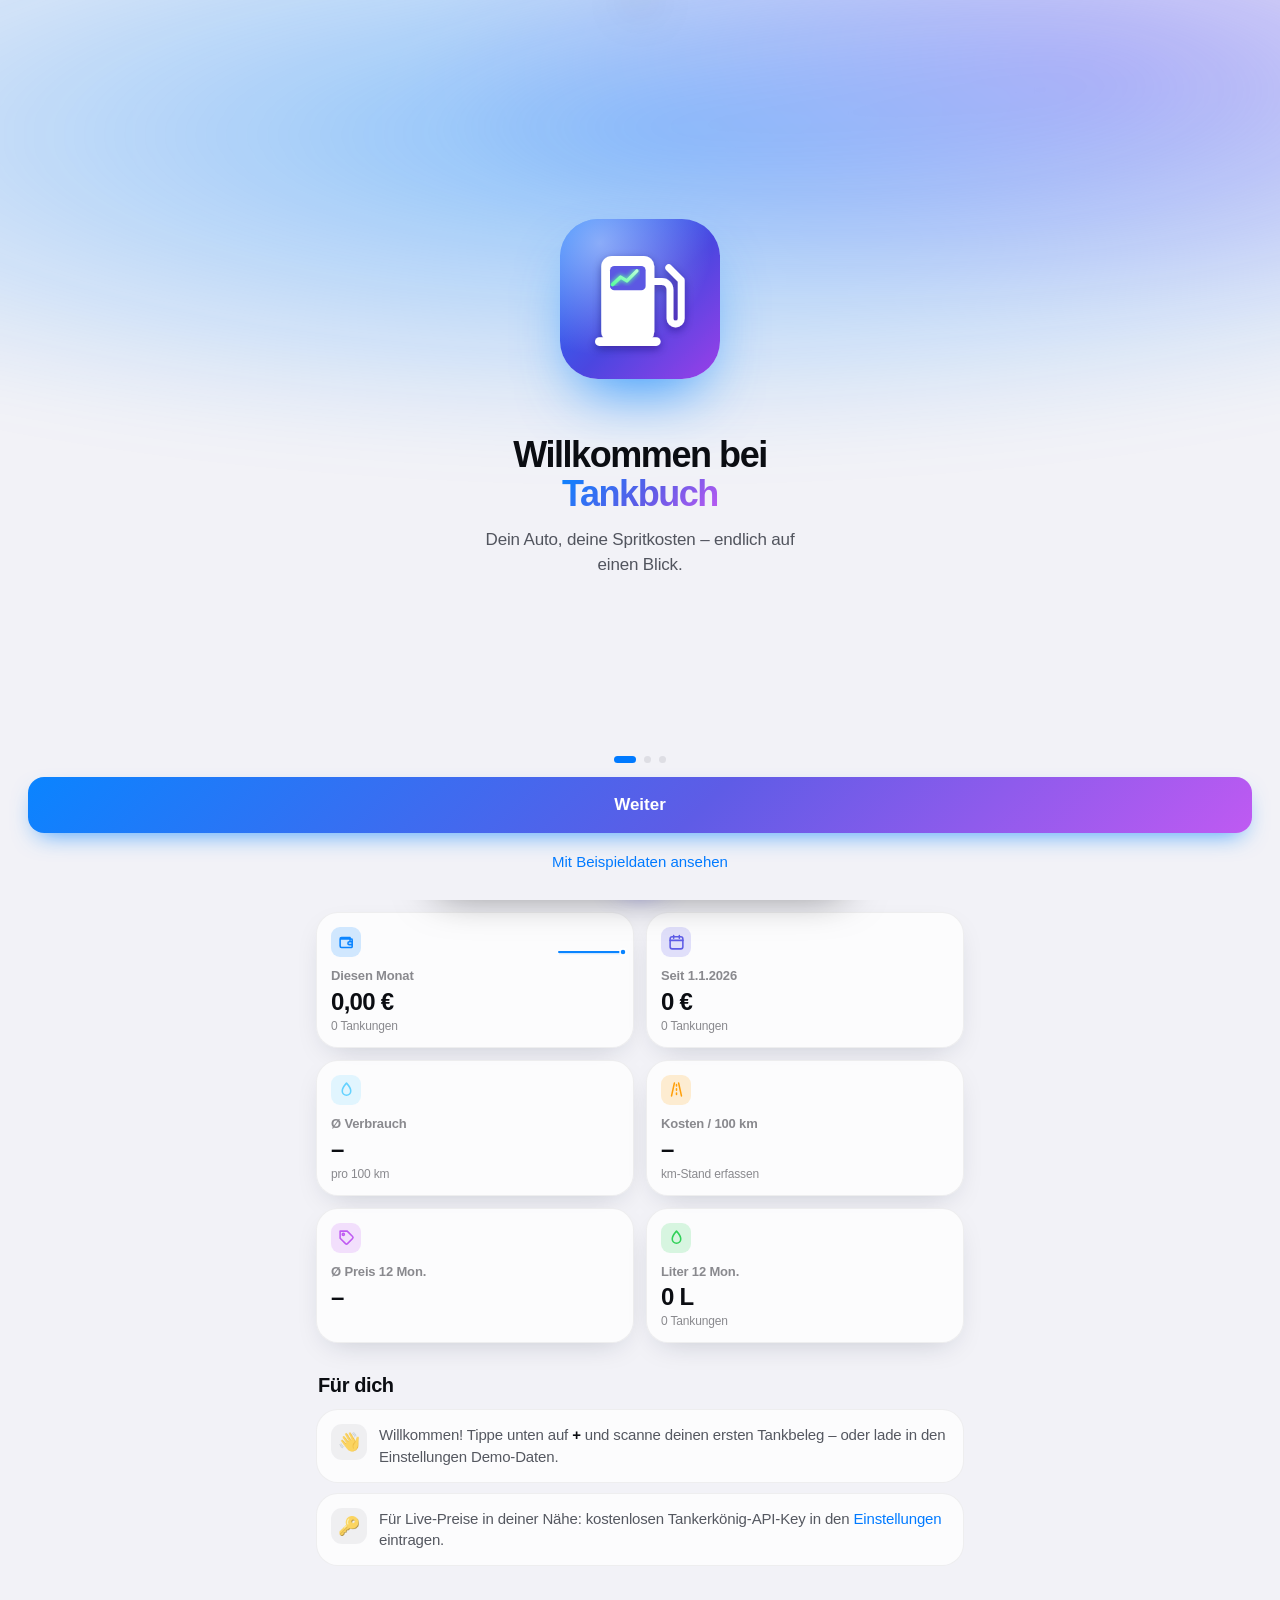
<file: index.html>
<!doctype html>
<html lang="de">
<head>
  <meta charset="utf-8">
  <meta name="viewport" content="width=device-width, initial-scale=1, viewport-fit=cover">
  <title>Tankbuch</title>
  <meta name="description" content="Dein Tankbuch: Belege scannen, Preise wie eine Aktie verfolgen, günstigstes E10 in der Nähe finden.">
  <meta name="theme-color" content="#05070d" media="(prefers-color-scheme: dark)">
  <meta name="theme-color" content="#f2f2f7" media="(prefers-color-scheme: light)">
  <meta name="apple-mobile-web-app-capable" content="yes">
  <meta name="mobile-web-app-capable" content="yes">
  <meta name="apple-mobile-web-app-status-bar-style" content="black-translucent">
  <meta name="apple-mobile-web-app-title" content="Tankbuch">
  <link rel="manifest" href="manifest.webmanifest">
  <link rel="icon" href="icons/icon.svg" type="image/svg+xml">
  <link rel="apple-touch-icon" href="icons/icon-180.png">
  <link rel="stylesheet" href="styles.css">
  <script src="vendor/lightweight-charts.standalone.production.js" defer></script>
</head>
<body>
  <div class="aurora" aria-hidden="true"><i></i><i></i><i></i></div>

  <!-- Kompakte Navigationsleiste, erscheint beim Scrollen (wie iOS) -->
  <header class="navbar" id="navbar">
    <span class="navbar-title" id="navbar-title">Tankbuch</span>
    <button class="avatar" data-nav="settings" aria-label="Einstellungen">
      <svg viewBox="0 0 24 24"><path d="M19 17h2c.6 0 1-.4 1-1v-3c0-.9-.7-1.7-1.5-1.9C18.7 10.6 16 10 16 10s-1.3-1.4-2.2-2.3c-.5-.4-1.1-.7-1.8-.7H5c-.6 0-1.1.4-1.4.9l-1.4 2.9A3.7 3.7 0 0 0 2 12v4c0 .6.4 1 1 1h2"/><circle cx="7" cy="17" r="2"/><path d="M9 17h6"/><circle cx="17" cy="17" r="2"/></svg>
    </button>
  </header>

  <main>
    <!-- ============ HOME ============ -->
    <section class="view active" id="view-home" data-title="Tankbuch">
      <div class="large-head">
        <div>
          <div class="eyebrow" id="today">&nbsp;</div>
          <h1 id="greeting">Hallo</h1>
        </div>
        <button class="avatar big" data-nav="settings" aria-label="Einstellungen">
          <svg viewBox="0 0 24 24"><path d="M19 17h2c.6 0 1-.4 1-1v-3c0-.9-.7-1.7-1.5-1.9C18.7 10.6 16 10 16 10s-1.3-1.4-2.2-2.3c-.5-.4-1.1-.7-1.8-.7H5c-.6 0-1.1.4-1.4.9l-1.4 2.9A3.7 3.7 0 0 0 2 12v4c0 .6.4 1 1 1h2"/><circle cx="7" cy="17" r="2"/><path d="M9 17h6"/><circle cx="17" cy="17" r="2"/></svg>
        </button>
      </div>
      <div class="car-chip">
        <span id="vehicle-name">Mein Auto</span>
        <span class="dot-sep"></span>
        <span id="sync-status" class="brand-sub">Lokal gespeichert</span>
      </div>

      <!-- Hero: Jetzt tanken -->
      <article class="hero" id="hero">
        <div class="hero-skeleton"><i></i><i></i><i></i></div>
      </article>

      <!-- Kaufsignal: jetzt tanken oder warten? -->
      <article class="card signal" id="signal" hidden></article>

      <!-- Börsen-Chart -->
      <article class="card ticker">
        <div class="ticker-head">
          <div class="ticker-symbol"><span class="pill">E10</span><span id="ticker-label">Dein Tankpreis</span></div>
          <button class="chip-toggle" id="chart-style" title="Kerzen / Linie">
            <svg viewBox="0 0 24 24"><path d="M7 4v16M17 4v16"/><rect x="5" y="8" width="4" height="7" rx="1"/><rect x="15" y="6" width="4" height="9" rx="1"/></svg>
            <span>Kerzen</span>
          </button>
        </div>
        <div class="ticker-price num" id="ticker-price">–</div>
        <div class="ticker-change" id="ticker-change">&nbsp;</div>
        <div class="chart" id="chart"></div>
        <div class="chips" id="chart-range">
          <button data-range="1M">1M</button>
          <button data-range="3M" class="on">3M</button>
          <button data-range="6M">6M</button>
          <button data-range="1Y">1J</button>
          <button data-range="YTD">YTD</button>
          <button data-range="ALL">Max</button>
        </div>
        <div class="seg" id="chart-mode" role="tablist">
          <i class="seg-thumb"></i>
          <button data-mode="price" class="on">Preis</button>
          <button data-mode="spend">Kosten</button>
          <button data-mode="consumption">Verbrauch</button>
        </div>
        <div class="legend" id="chart-legend"></div>
      </article>

      <div class="section-head"><h2>Überblick</h2></div>
      <div class="kpis" id="kpis"></div>

      <div class="section-head"><h2>In der Nähe</h2><button class="link" data-nav="stations">Alle anzeigen</button></div>
      <div id="nearby-list" class="station-list compact"></div>

      <div class="section-head"><h2>Für dich</h2></div>
      <ul class="insights" id="insights"></ul>
    </section>

    <!-- ============ STATIONS ============ -->
    <section class="view" id="view-stations" data-title="In der Nähe">
      <div class="large-head">
        <div><div class="eyebrow">Super E10 · live</div><h1>In der Nähe</h1></div>
        <button class="round-btn" id="stations-refresh" aria-label="Aktualisieren">
          <svg viewBox="0 0 24 24"><path d="M21 12a9 9 0 1 1-2.6-6.4M21 3v6h-6"/></svg>
        </button>
      </div>
      <div class="filter-bar">
        <label class="select-pill"><svg viewBox="0 0 24 24"><circle cx="12" cy="12" r="9"/><circle cx="12" cy="12" r="3"/></svg>
          <select id="st-radius">
            <option value="2">2 km</option><option value="5" selected>5 km</option>
            <option value="10">10 km</option><option value="15">15 km</option><option value="25">25 km</option>
          </select>
        </label>
        <label class="select-pill"><svg viewBox="0 0 24 24"><path d="M3 6h18M6 12h12M10 18h4"/></svg>
          <select id="st-sort"><option value="smart">Beste Wahl</option><option value="price">Literpreis</option><option value="dist">Entfernung</option></select>
        </label>
        <label class="toggle-pill"><input type="checkbox" id="st-open" checked><span>Geöffnet</span></label>
      </div>
      <div class="calc-bar">
        <div class="calc-top">
          <span class="calc-title">Lohnt sich der Weg?</span>
          <label class="calc-liters">Ich tanke ca. <input id="calc-liters" type="number" inputmode="numeric" min="5" max="150" step="1"> L</label>
        </div>
        <div class="calc-explain" id="calc-explain"></div>
      </div>
      <div class="meta-line" id="stations-meta"></div>
      <div id="stations-list" class="station-list"></div>
      <p class="footnote">Preise: <a href="https://creativecommons.tankerkoenig.de" target="_blank" rel="noopener">Tankerkönig</a> / MTS-K, Lizenz CC BY 4.0</p>
    </section>

    <!-- ============ LOG ============ -->
    <section class="view" id="view-log" data-title="Verlauf">
      <div class="large-head">
        <div><div class="eyebrow">Tankbuch</div><h1>Verlauf</h1></div>
        <label class="select-pill"><select id="log-year"></select></label>
      </div>
      <div class="stat-strip" id="log-summary"></div>
      <div class="log-score" id="log-score"></div>
      <button class="wrapped-btn" id="wrapped-btn" data-wrapped hidden></button>
      <div id="log-list"></div>
    </section>

    <!-- ============ TAX ============ -->
    <section class="view" id="view-tax" data-title="Steuer">
      <div class="large-head">
        <div><div class="eyebrow">Fahrtkosten</div><h1>Steuer</h1></div>
        <label class="select-pill"><select id="tax-year"></select></label>
      </div>
      <div id="tax-summary"></div>

      <div class="section-head"><h2>Pendlerpauschale</h2></div>
      <div class="group">
        <label class="row"><span>Entfernung (einfach)</span><span class="row-input"><input type="number" inputmode="decimal" id="tax-commute-km" min="0" step="1" placeholder="0"><em>km</em></span></label>
        <label class="row"><span>Arbeitstage</span><span class="row-input"><input type="number" inputmode="numeric" id="tax-workdays" min="0" step="1"><em>Tage</em></span></label>
        <label class="row"><span>Satz je km</span><span class="row-input"><input type="number" inputmode="decimal" id="tax-rate" min="0" step="0.01"><em>€</em></span></label>
      </div>
      <div class="tax-result" id="tax-commute-result"></div>
      <p class="footnote left">Seit 2026 gilt 0,38 €/km ab dem ersten Kilometer (einfache Strecke). Keine Steuerberatung – bitte mit Steuerberater / ELSTER abgleichen.</p>

      <div class="section-head"><h2>Export</h2></div>
      <div class="group">
        <button class="row action" id="export-csv"><span class="row-icon" style="--c:#30d158"><svg viewBox="0 0 24 24"><path d="M14 2H6a2 2 0 0 0-2 2v16a2 2 0 0 0 2 2h12a2 2 0 0 0 2-2V8z"/><path d="M14 2v6h6M8 13h8M8 17h8"/></svg></span><span>CSV für Excel / Steuerberater</span><i class="chev"></i></button>
        <button class="row action" id="export-pdf"><span class="row-icon" style="--c:#ff453a"><svg viewBox="0 0 24 24"><path d="M6 9V2h12v7M6 18H4a2 2 0 0 1-2-2v-5a2 2 0 0 1 2-2h16a2 2 0 0 1 2 2v5a2 2 0 0 1-2 2h-2"/><rect x="6" y="14" width="12" height="8" rx="1"/></svg></span><span>Jahresbericht als PDF</span><i class="chev"></i></button>
        <button class="row action" id="export-receipts"><span class="row-icon" style="--c:#ff9f0a"><svg viewBox="0 0 24 24"><rect x="3" y="3" width="18" height="18" rx="2"/><circle cx="8.5" cy="8.5" r="1.5"/><path d="M21 15l-5-5L5 21"/></svg></span><span>Alle Belege als ZIP</span><i class="chev"></i></button>
      </div>
    </section>

    <!-- ============ SETTINGS ============ -->
    <section class="view" id="view-settings" data-title="Einstellungen">
      <div class="large-head"><div><div class="eyebrow">Tankbuch</div><h1>Einstellungen</h1></div></div>

      <div class="section-head"><h2>Fahrzeug</h2></div>
      <div class="group">
        <label class="row"><span>Name</span><span class="row-input"><input id="set-vehicle" placeholder="z. B. Golf 8"></span></label>
        <label class="row"><span>Kennzeichen</span><span class="row-input"><input id="set-plate" placeholder="M-AB 1234" autocapitalize="characters"></span></label>
        <label class="row"><span>Tankgröße</span><span class="row-input"><input type="number" inputmode="decimal" id="set-tank" min="10" step="1"><em>L</em></span></label>
        <label class="row"><span>Kraftstoff</span><span class="row-input"><select id="set-fuel"><option>E10</option><option>E5</option><option>Super Plus</option><option>Diesel</option></select></span></label>
      </div>

      <div class="section-head"><h2>Live-Preise</h2></div>
      <div class="group">
        <label class="row stack"><span>Tankerkönig API-Key</span><input id="set-apikey" placeholder="xxxxxxxx-xxxx-xxxx-xxxx-xxxxxxxxxxxx" autocomplete="off" spellcheck="false"></label>
        <label class="row"><span>Preisalarm unter</span><span class="row-input"><input type="number" inputmode="decimal" id="set-alarm" step="0.01" placeholder="1,65"><em>€/L</em></span></label>
        <label class="row"><span>Verbrauch für Umweg</span><span class="row-input"><input type="number" inputmode="decimal" id="set-cons" step="0.1" placeholder="auto"><em>L/100</em></span></label>
      </div>
      <p class="footnote left">Kostenloser Key: <a href="https://onboarding.tankerkoenig.de/" target="_blank" rel="noopener">onboarding.tankerkoenig.de</a>. Bleibt nur auf deinem Gerät.</p>

      <div class="section-head"><h2>Meine Rabatte</h2></div>
      <div class="group" id="discount-list"></div>
      <div class="group disc-add">
        <div class="disc-add-grid">
          <input id="disc-brand" placeholder="Marke, z. B. ARAL" autocapitalize="characters">
          <input id="disc-ct" type="number" inputmode="decimal" step="0.5" min="0" placeholder="ct/L">
          <input id="disc-label" placeholder="Bezeichnung, z. B. Firmenkarte">
          <input id="disc-until" type="date" title="gültig bis (optional)">
        </div>
        <button class="row action" id="disc-add"><span class="row-icon" style="--c:#30d158"><svg viewBox="0 0 24 24"><path d="M12 5v14M5 12h14"/></svg></span><span>Eigenen Rabatt hinzufügen</span></button>
      </div>
      <p class="footnote left">Schalte an, was du hast – die App zieht den Rabatt vom Preis ab und rechnet ihn bei „Beste Wahl“ mit ein. Pro Marke zählt der höchste Rabatt (meist nicht kombinierbar). Vorlagen: Stand Oktober 2026, bitte in der jeweiligen App prüfen.</p>

      <div class="section-head"><h2>Google Sheets & Sicherung</h2></div>
      <div class="group">
        <label class="row stack"><span>Web-App-URL</span><input id="set-sheets" placeholder="https://script.google.com/macros/s/…/exec" spellcheck="false"></label>
        <label class="row stack"><span>Geheimer Schlüssel</span><input id="set-secret" placeholder="frei wählbar, muss im Script gleich sein" spellcheck="false"></label>
        <label class="row"><span>Automatisch sichern</span><span class="switch"><input type="checkbox" id="set-autosync"><i></i></span></label>
        <button class="row action" id="sheets-sync"><span class="row-icon" style="--c:#0a84ff"><svg viewBox="0 0 24 24"><path d="M12 16V4M7 9l5-5 5 5M4 20h16"/></svg></span><span>Jetzt sichern</span><i class="chev"></i></button>
        <button class="row action" id="sheets-restore"><span class="row-icon" style="--c:#5e5ce6"><svg viewBox="0 0 24 24"><path d="M12 4v12M7 11l5 5 5-5M4 20h16"/></svg></span><span>Wiederherstellen</span><i class="chev"></i></button>
        <button class="row action" id="sheets-help"><span class="row-icon" style="--c:#8e8e93"><svg viewBox="0 0 24 24"><circle cx="12" cy="12" r="9"/><path d="M9.5 9a2.5 2.5 0 1 1 3.5 2.3c-.6.3-1 .9-1 1.6V14M12 17h.01"/></svg></span><span>Einrichtung (3 Min.)</span><i class="chev"></i></button>
      </div>
      <p class="footnote left">Sichert Tankbuch, Einstellungen und Belegfotos (Ordner „Tankbuch Belege“ in deinem Google Drive).</p>
      <div id="sheets-guide" class="card" hidden>
        <ol class="steps">
          <li>Neues Google Sheet anlegen → <b>Erweiterungen → Apps Script</b>.</li>
          <li>Den Code unten komplett einfügen, oben den <code>SECRET</code> auf deinen Schlüssel setzen, speichern.</li>
          <li><b>Bereitstellen → Neue Bereitstellung → Web-App</b>. Ausführen als: <i>Ich</i>. Zugriff: <i>Jeder</i>. Zugriff auf Tabellen und Drive erlauben.</li>
          <li>Die URL (endet auf <code>/exec</code>) oben einfügen und „Jetzt sichern“ tippen.</li>
        </ol>
        <div class="code-wrap">
          <button class="btn small" id="copy-script">Kopieren</button>
          <pre id="script-code">Lädt …</pre>
        </div>
      </div>

      <div class="section-head"><h2>Daten</h2></div>
      <div class="group">
        <button class="row action" id="backup-export"><span class="row-icon" style="--c:#30d158"><svg viewBox="0 0 24 24"><path d="M12 3v12M7 10l5 5 5-5M5 21h14"/></svg></span><span>Backup exportieren</span><i class="chev"></i></button>
        <label class="row action"><span class="row-icon" style="--c:#64d2ff"><svg viewBox="0 0 24 24"><path d="M12 21V9M7 14l5-5 5 5M5 3h14"/></svg></span><span>Backup importieren</span><i class="chev"></i><input type="file" id="backup-import" accept="application/json,.json" hidden></label>
        <button class="row action" id="demo-load"><span class="row-icon" style="--c:#bf5af2"><svg viewBox="0 0 24 24"><path d="M12 3l2.5 5.5L20 9l-4 4 1 6-5-3-5 3 1-6-4-4 5.5-.5z"/></svg></span><span>Demo-Daten laden</span><i class="chev"></i></button>
        <button class="row action" id="demo-clear"><span class="row-icon" style="--c:#8e8e93"><svg viewBox="0 0 24 24"><path d="M18 6L6 18M6 6l12 12"/></svg></span><span>Demo-Daten entfernen</span><i class="chev"></i></button>
        <button class="row action danger" id="reset-all"><span class="row-icon" style="--c:#ff453a"><svg viewBox="0 0 24 24"><path d="M3 6h18M8 6V4h8v2M6 6l1 14h10l1-14"/></svg></span><span>Alles löschen</span></button>
      </div>
      <p class="footnote">Tankbuch · Deine Daten bleiben auf deinem Gerät, bis du sie selbst sicherst.<br><a href="privacy.html">Datenschutzerklärung</a> · Spritpreise: <a href="https://creativecommons.tankerkoenig.de" target="_blank" rel="noopener">Tankerkönig</a> (CC BY 4.0)</p>
    </section>
  </main>

  <!-- Schwebende Glas-Tableiste -->
  <nav class="tabbar">
    <div class="tabbar-inner">
      <button data-nav="home" class="on"><svg viewBox="0 0 24 24"><path d="M3 17l5-5 4 4 8-9"/><path d="M14 7h6v6"/></svg><span>Markt</span></button>
      <button data-nav="stations"><svg viewBox="0 0 24 24"><path d="M12 22s7-6.2 7-12a7 7 0 1 0-14 0c0 5.8 7 12 7 12z"/><circle cx="12" cy="10" r="2.5"/></svg><span>Nähe</span></button>
      <span class="fab-slot"></span>
      <button data-nav="log"><svg viewBox="0 0 24 24"><path d="M8 6h13M8 12h13M8 18h13M3 6h.01M3 12h.01M3 18h.01"/></svg><span>Verlauf</span></button>
      <button data-nav="tax"><svg viewBox="0 0 24 24"><path d="M14 2H6a2 2 0 0 0-2 2v16a2 2 0 0 0 2 2h12a2 2 0 0 0 2-2V8z"/><path d="M14 2v6h6M9 15l6-6M9.5 9.5h.01M14.5 14.5h.01"/></svg><span>Steuer</span></button>
    </div>
    <button class="fab" id="fab-add" aria-label="Tanken erfassen"><svg viewBox="0 0 24 24"><path d="M12 5v14M5 12h14"/></svg></button>
  </nav>

  <!-- ============ ENTRY SHEET ============ -->
  <dialog id="entry-dialog" class="sheet">
    <form method="dialog" id="entry-form" novalidate>
      <div class="grabber"></div>
      <div class="sheet-head">
        <button type="button" class="link" data-close>Abbrechen</button>
        <h2 id="entry-title">Tanken erfassen</h2>
        <button type="submit" class="link strong">Sichern</button>
      </div>

      <div class="scan-hero" id="scan-box">
        <label class="scan-main">
          <input type="file" accept="image/*" capture="environment" id="scan-camera" hidden>
          <span class="scan-frame"><i></i><i></i><i></i><i></i><b class="scan-line"></b>
            <svg viewBox="0 0 24 24"><path d="M14 2H6a2 2 0 0 0-2 2v16a2 2 0 0 0 2 2h12a2 2 0 0 0 2-2V8z"/><path d="M14 2v6h6M8 13h8M8 17h5"/></svg>
          </span>
          <span class="scan-text"><b>Beleg scannen</b><small>Werte werden automatisch erkannt</small></span>
        </label>
        <label class="scan-alt">
          <input type="file" accept="image/*" id="scan-file" hidden>
          <svg viewBox="0 0 24 24"><rect x="3" y="3" width="18" height="18" rx="2"/><circle cx="8.5" cy="8.5" r="1.5"/><path d="M21 15l-5-5L5 21"/></svg>
          <span>Galerie</span>
        </label>
      </div>
      <div class="scan-progress" id="scan-progress" hidden><div class="bar"><i></i></div><span>Beleg wird gelesen …</span></div>
      <details class="ocr-text" id="ocr-text" hidden><summary>Erkannten Text anzeigen</summary><pre></pre><button type="button" class="btn small" id="ocr-copy">Text kopieren</button></details>
      <div class="receipt-preview" id="receipt-preview" hidden><img alt="Beleg"><div><b>Beleg angehängt</b><button type="button" class="link danger" id="receipt-remove">Entfernen</button></div></div>

      <div class="big-inputs">
        <label><span>Liter</span><input name="liters" inputmode="decimal" placeholder="0,00" required></label>
        <label><span>€ / Liter</span><input name="price" inputmode="decimal" placeholder="1,759" required></label>
        <label class="accent"><span>Betrag €</span><input name="total" inputmode="decimal" placeholder="0,00" required></label>
      </div>
      <label class="disc-line">
        <span class="disc-ico">%</span>
        <span class="disc-lbl">Rabatt<small id="disc-auto">ADAC, Coupon, Tankkarte …</small></span>
        <span class="disc-in">−<input name="discount" inputmode="decimal" placeholder="0,00"> €</span>
      </label>
      <div class="calc-hint" id="calc-hint"></div>

      <div class="group">
        <label class="row"><span>Datum</span><span class="row-input"><input type="datetime-local" name="date" required></span></label>
        <label class="row"><span>Kraftstoff</span><span class="row-input"><select name="fuel"><option>E10</option><option>E5</option><option>Super Plus</option><option>Diesel</option></select></span></label>
        <label class="row"><span>Kilometerstand</span><span class="row-input"><input name="odometer" inputmode="numeric" placeholder="optional"><em>km</em></span></label>
        <label class="row stack"><span>Tankstelle</span><input name="station" list="station-suggestions" placeholder="z. B. ARAL Hauptstraße"></label>
        <label class="row"><span>Vollgetankt</span><span class="switch"><input type="checkbox" name="full" checked><i></i></span></label>
      </div>
      <datalist id="station-suggestions"></datalist>

      <div class="group">
        <div class="row"><span>Nutzung</span>
          <span class="mini-seg" id="usage-seg">
            <label><input type="radio" name="usage" value="privat" checked><span>Privat</span></label>
            <label><input type="radio" name="usage" value="gemischt"><span>Gemischt</span></label>
            <label><input type="radio" name="usage" value="beruflich"><span>Beruflich</span></label>
          </span>
        </div>
        <label class="row" id="share-row"><span>Beruflicher Anteil</span><span class="row-input"><input name="share" type="number" inputmode="numeric" min="0" max="100" step="5" value="0"><em>%</em></span></label>
        <label class="row stack"><span>Notiz</span><input name="note" placeholder="optional"></label>
      </div>
      <button type="button" class="btn danger full" id="entry-delete" hidden>Eintrag löschen</button>
    </form>
  </dialog>

  <dialog id="receipt-dialog" class="lightbox"><form method="dialog"><img alt="Beleg"><button class="btn">Schließen</button></form></dialog>

  <!-- ============ ONBOARDING ============ -->
  <div class="onboarding" id="onboarding" hidden>
    <div class="ob-track" id="ob-track">
      <section class="ob-slide">
        <div class="ob-art"><img src="icons/icon.svg" alt="" class="ob-icon"></div>
        <h1>Willkommen bei<br><span class="grad">Tankbuch</span></h1>
        <p>Dein Auto, deine Spritkosten – endlich auf einen Blick.</p>
      </section>
      <section class="ob-slide">
        <div class="ob-art"><div class="ob-candles"><i style="--h:40%;--y:30%"></i><i class="r" style="--h:55%;--y:20%"></i><i style="--h:35%;--y:40%"></i><i style="--h:60%;--y:15%"></i><i class="r" style="--h:45%;--y:25%"></i><i style="--h:70%;--y:10%"></i></div></div>
        <h1>Spritpreise wie<br><span class="grad">eine Aktie</span></h1>
        <p>Kerzen-Chart, Verlauf, Verbrauch – und wann du günstiger getankt hast als alle anderen.</p>
      </section>
      <section class="ob-slide">
        <div class="ob-art"><div class="ob-scan"><b class="scan-line"></b><span>SUPER E10<br>42,35 l × 1,759<br><b>74,49 EUR</b></span></div></div>
        <h1>Beleg scannen.<br><span class="grad">Fertig.</span></h1>
        <p>Foto machen – Liter, Preis und Betrag trägt die App selbst ein. Inklusive Steuer-Export.</p>
      </section>
    </div>
    <div class="ob-foot">
      <div class="ob-dots" id="ob-dots"><i class="on"></i><i></i><i></i></div>
      <button class="btn primary big" id="ob-next">Weiter</button>
      <button class="link" id="ob-demo">Mit Beispieldaten ansehen</button>
    </div>
  </div>

  <div id="toast" role="status" aria-live="polite"></div>
  <div id="print-area"></div>

  <script type="module" src="js/app.js"></script>
</body>
</html>
</file>
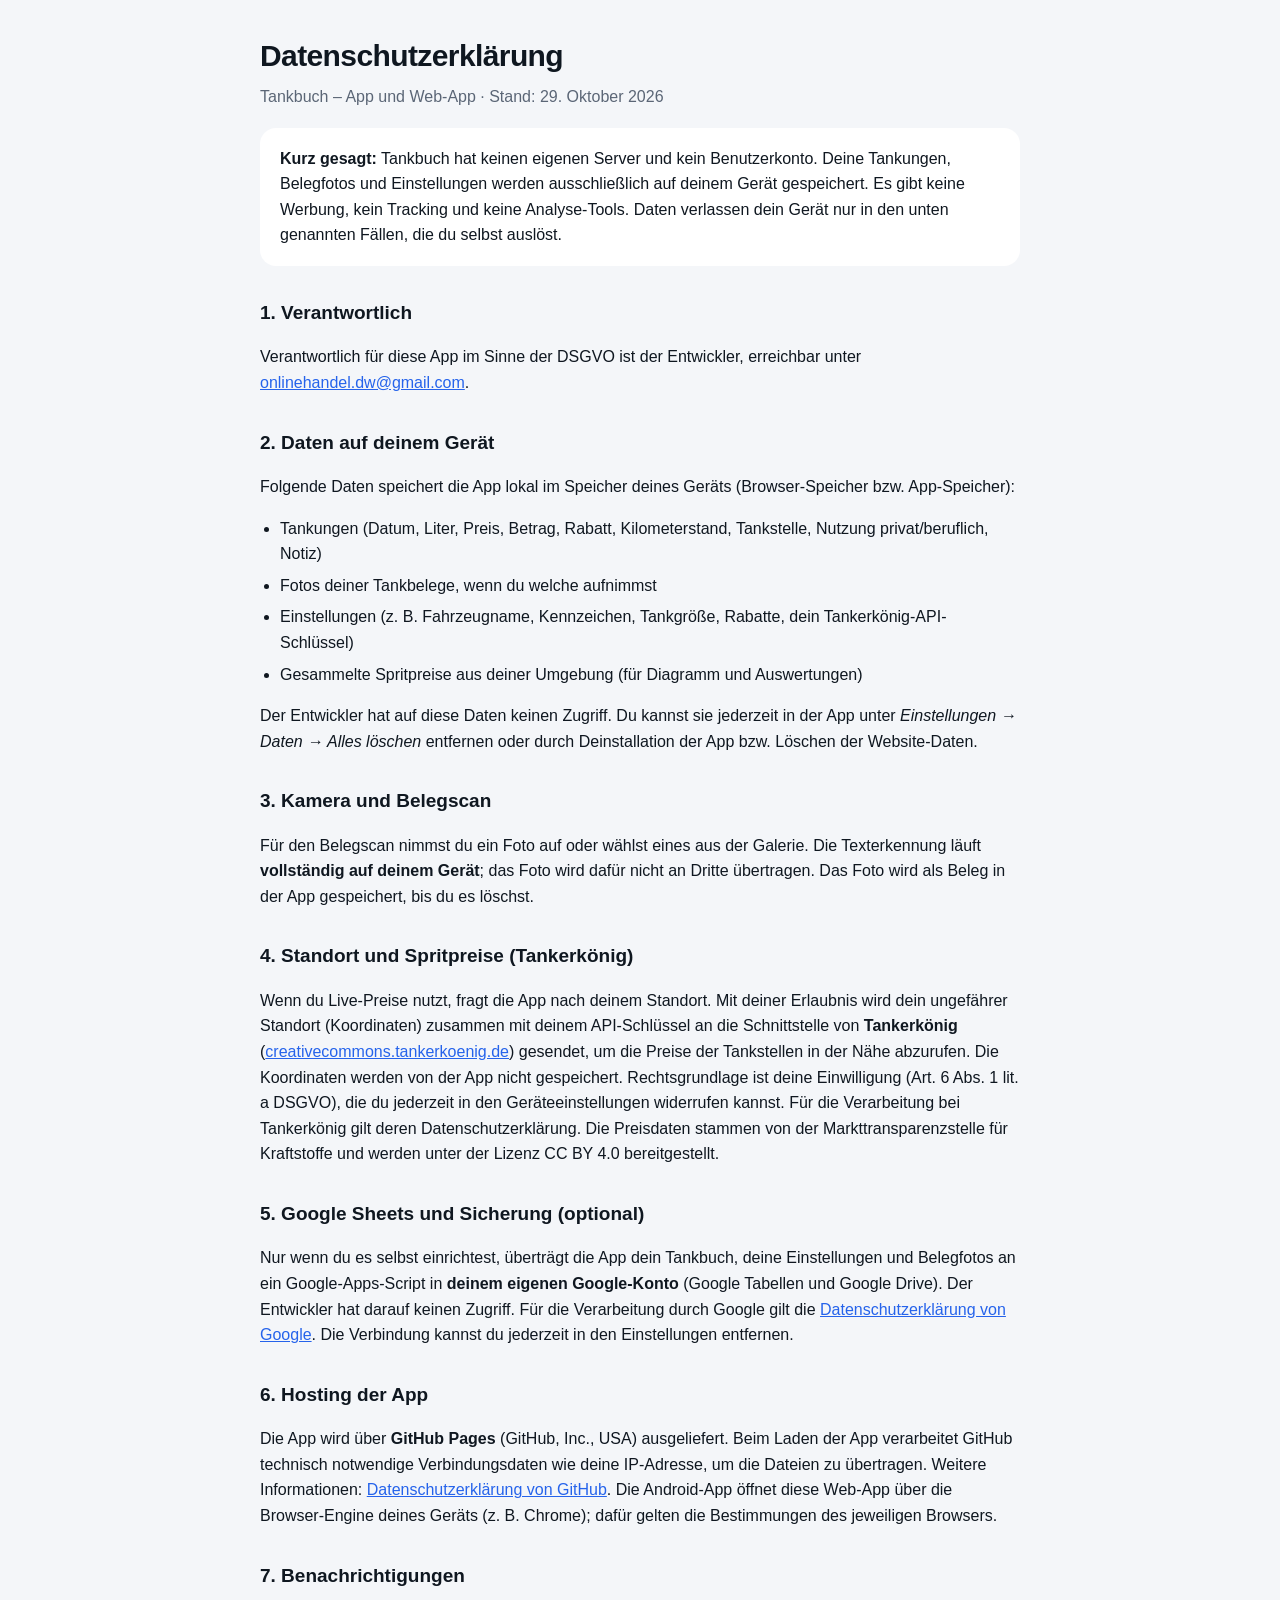
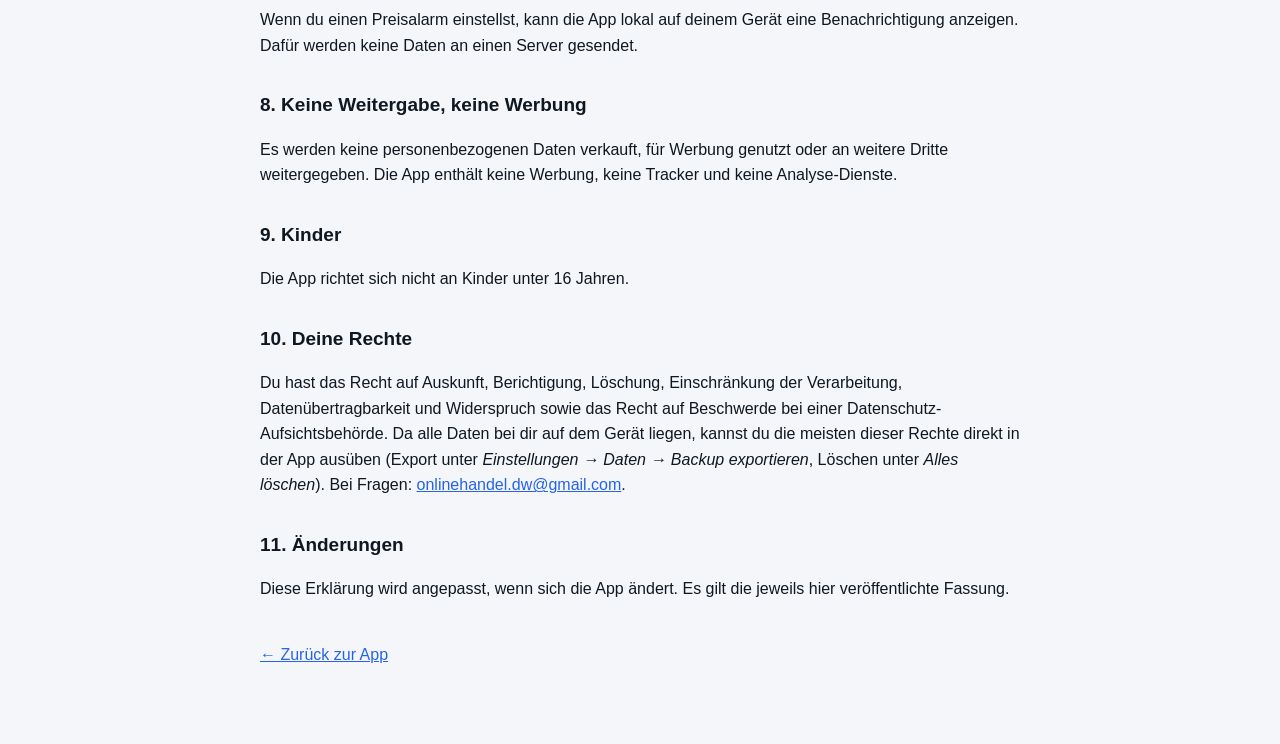
<file: privacy.html>
<!doctype html>
<html lang="de">
<head>
  <meta charset="utf-8">
  <meta name="viewport" content="width=device-width, initial-scale=1">
  <title>Datenschutz – Tankbuch</title>
  <style>
    :root { --bg: #f4f6f9; --card: #fff; --text: #0f1720; --muted: #5b6676; --accent: #2563eb; }
    @media (prefers-color-scheme: dark) { :root { --bg: #05070d; --card: #11151f; --text: #eef2f7; --muted: #95a1b2; --accent: #5aa2ff; } }
    body { margin: 0; background: var(--bg); color: var(--text); font: 16px/1.6 -apple-system, BlinkMacSystemFont, "Segoe UI", Roboto, sans-serif; }
    main { max-width: 760px; margin: 0 auto; padding: 32px 16px 60px; }
    h1 { font-size: 30px; letter-spacing: -.02em; margin: 0 0 4px; }
    h2 { font-size: 19px; margin: 32px 0 8px; }
    .muted { color: var(--muted); }
    .card { background: var(--card); border-radius: 16px; padding: 18px 20px; margin: 18px 0; }
    a { color: var(--accent); }
    ul { padding-left: 20px; }
    li { margin-bottom: 6px; }
    table { width: 100%; border-collapse: collapse; font-size: 15px; }
    th, td { text-align: left; padding: 8px 6px; border-bottom: 1px solid color-mix(in srgb, var(--muted) 30%, transparent); vertical-align: top; }
  </style>
</head>
<body>
<main>
  <h1>Datenschutzerklärung</h1>
  <div class="muted">Tankbuch – App und Web-App · Stand: 29. Oktober 2026</div>

  <div class="card">
    <b>Kurz gesagt:</b> Tankbuch hat keinen eigenen Server und kein Benutzerkonto. Deine Tankungen, Belegfotos und
    Einstellungen werden ausschließlich auf deinem Gerät gespeichert. Es gibt keine Werbung, kein Tracking und keine
    Analyse-Tools. Daten verlassen dein Gerät nur in den unten genannten Fällen, die du selbst auslöst.
  </div>

  <h2>1. Verantwortlich</h2>
  <p>Verantwortlich für diese App im Sinne der DSGVO ist der Entwickler, erreichbar unter
    <a href="mailto:onlinehandel.dw@gmail.com">onlinehandel.dw@gmail.com</a>.</p>

  <h2>2. Daten auf deinem Gerät</h2>
  <p>Folgende Daten speichert die App lokal im Speicher deines Geräts (Browser-Speicher bzw. App-Speicher):</p>
  <ul>
    <li>Tankungen (Datum, Liter, Preis, Betrag, Rabatt, Kilometerstand, Tankstelle, Nutzung privat/beruflich, Notiz)</li>
    <li>Fotos deiner Tankbelege, wenn du welche aufnimmst</li>
    <li>Einstellungen (z. B. Fahrzeugname, Kennzeichen, Tankgröße, Rabatte, dein Tankerkönig-API-Schlüssel)</li>
    <li>Gesammelte Spritpreise aus deiner Umgebung (für Diagramm und Auswertungen)</li>
  </ul>
  <p>Der Entwickler hat auf diese Daten keinen Zugriff. Du kannst sie jederzeit in der App unter
    <i>Einstellungen → Daten → Alles löschen</i> entfernen oder durch Deinstallation der App bzw. Löschen der Website-Daten.</p>

  <h2>3. Kamera und Belegscan</h2>
  <p>Für den Belegscan nimmst du ein Foto auf oder wählst eines aus der Galerie. Die Texterkennung läuft
    <b>vollständig auf deinem Gerät</b>; das Foto wird dafür nicht an Dritte übertragen. Das Foto wird als Beleg in der App gespeichert, bis du es löschst.</p>

  <h2>4. Standort und Spritpreise (Tankerkönig)</h2>
  <p>Wenn du Live-Preise nutzt, fragt die App nach deinem Standort. Mit deiner Erlaubnis wird dein ungefährer Standort
    (Koordinaten) zusammen mit deinem API-Schlüssel an die Schnittstelle von <b>Tankerkönig</b>
    (<a href="https://creativecommons.tankerkoenig.de" target="_blank" rel="noopener">creativecommons.tankerkoenig.de</a>) gesendet,
    um die Preise der Tankstellen in der Nähe abzurufen. Die Koordinaten werden von der App nicht gespeichert.
    Rechtsgrundlage ist deine Einwilligung (Art. 6 Abs. 1 lit. a DSGVO), die du jederzeit in den Geräteeinstellungen widerrufen kannst.
    Für die Verarbeitung bei Tankerkönig gilt deren Datenschutzerklärung. Die Preisdaten stammen von der
    Markttransparenzstelle für Kraftstoffe und werden unter der Lizenz CC BY 4.0 bereitgestellt.</p>

  <h2>5. Google Sheets und Sicherung (optional)</h2>
  <p>Nur wenn du es selbst einrichtest, überträgt die App dein Tankbuch, deine Einstellungen und Belegfotos an ein
    Google-Apps-Script in <b>deinem eigenen Google-Konto</b> (Google Tabellen und Google Drive). Der Entwickler hat darauf keinen Zugriff.
    Für die Verarbeitung durch Google gilt die
    <a href="https://policies.google.com/privacy" target="_blank" rel="noopener">Datenschutzerklärung von Google</a>.
    Die Verbindung kannst du jederzeit in den Einstellungen entfernen.</p>

  <h2>6. Hosting der App</h2>
  <p>Die App wird über <b>GitHub Pages</b> (GitHub, Inc., USA) ausgeliefert. Beim Laden der App verarbeitet GitHub technisch
    notwendige Verbindungsdaten wie deine IP-Adresse, um die Dateien zu übertragen. Weitere Informationen:
    <a href="https://docs.github.com/de/site-policy/privacy-policies/github-general-privacy-statement" target="_blank" rel="noopener">Datenschutzerklärung von GitHub</a>.
    Die Android-App öffnet diese Web-App über die Browser-Engine deines Geräts (z. B. Chrome); dafür gelten die Bestimmungen des jeweiligen Browsers.</p>

  <h2>7. Benachrichtigungen</h2>
  <p>Wenn du einen Preisalarm einstellst, kann die App lokal auf deinem Gerät eine Benachrichtigung anzeigen.
    Dafür werden keine Daten an einen Server gesendet.</p>

  <h2>8. Keine Weitergabe, keine Werbung</h2>
  <p>Es werden keine personenbezogenen Daten verkauft, für Werbung genutzt oder an weitere Dritte weitergegeben.
    Die App enthält keine Werbung, keine Tracker und keine Analyse-Dienste.</p>

  <h2>9. Kinder</h2>
  <p>Die App richtet sich nicht an Kinder unter 16 Jahren.</p>

  <h2>10. Deine Rechte</h2>
  <p>Du hast das Recht auf Auskunft, Berichtigung, Löschung, Einschränkung der Verarbeitung, Datenübertragbarkeit und Widerspruch
    sowie das Recht auf Beschwerde bei einer Datenschutz-Aufsichtsbehörde. Da alle Daten bei dir auf dem Gerät liegen,
    kannst du die meisten dieser Rechte direkt in der App ausüben (Export unter <i>Einstellungen → Daten → Backup exportieren</i>,
    Löschen unter <i>Alles löschen</i>). Bei Fragen: <a href="mailto:onlinehandel.dw@gmail.com">onlinehandel.dw@gmail.com</a>.</p>

  <h2>11. Änderungen</h2>
  <p>Diese Erklärung wird angepasst, wenn sich die App ändert. Es gilt die jeweils hier veröffentlichte Fassung.</p>

  <p class="muted" style="margin-top:40px"><a href="./">← Zurück zur App</a></p>
</main>
</body>
</html>
</file>
<file: styles.css>
/* ==========================================================================
   Tankbuch – Design-System
   Dunkel als Standard (Mitternacht + Aurora), Hell im iOS-Stil.
   ========================================================================== */
:root {
  --bg: #05070d;
  --bg-2: #0b0f19;
  --surface: rgba(255, 255, 255, .055);
  --surface-solid: #11151f;
  --surface-2: rgba(255, 255, 255, .08);
  --surface-3: rgba(255, 255, 255, .12);
  --stroke: rgba(255, 255, 255, .09);
  --stroke-strong: rgba(255, 255, 255, .16);
  --text: #f5f7fb;
  --text-2: rgba(235, 240, 250, .72);
  --muted: rgba(235, 240, 250, .5);
  --accent: #0a84ff;
  --accent-2: #5e5ce6;
  --accent-3: #64d2ff;
  --grad: linear-gradient(135deg, #0a84ff 0%, #5e5ce6 55%, #bf5af2 100%);
  --grad-soft: linear-gradient(135deg, rgba(10,132,255,.22), rgba(94,92,230,.18) 60%, rgba(191,90,242,.14));
  --up: #ff453a;      /* Preis steigt = schlecht */
  --down: #30d158;    /* Preis fällt = gut */
  --warn: #ff9f0a;
  --grid: rgba(235, 240, 250, .06);
  --shadow: 0 10px 30px -12px rgba(0, 0, 0, .6);
  --glass: saturate(180%) blur(24px);
  --r-xl: 28px;
  --r-lg: 22px;
  --r-md: 16px;
  --r-sm: 12px;
  --gutter: 16px;
  --tab-h: 64px;
  --font: -apple-system, BlinkMacSystemFont, "SF Pro Text", "Segoe UI", Roboto, "Helvetica Neue", sans-serif;
  --display: -apple-system, BlinkMacSystemFont, "SF Pro Display", "Segoe UI", Roboto, sans-serif;
  --rounded: ui-rounded, "SF Pro Rounded", -apple-system, BlinkMacSystemFont, "Segoe UI", Roboto, sans-serif;
  --mono: ui-rounded, "SF Pro Rounded", -apple-system, BlinkMacSystemFont, "Segoe UI", Roboto, sans-serif;
  --spring: cubic-bezier(.2, .9, .25, 1.15);
  --ease: cubic-bezier(.2, .8, .2, 1);
  color-scheme: dark;
}
@media (prefers-color-scheme: light) {
  :root {
    --bg: #f2f2f7;
    --bg-2: #e9e9f0;
    --surface: rgba(255, 255, 255, .78);
    --surface-solid: #ffffff;
    --surface-2: rgba(120, 120, 128, .1);
    --surface-3: rgba(120, 120, 128, .16);
    --stroke: rgba(0, 0, 0, .06);
    --stroke-strong: rgba(0, 0, 0, .12);
    --text: #0b0d12;
    --text-2: rgba(20, 24, 35, .72);
    --muted: rgba(60, 60, 67, .6);
    --accent: #007aff;
    --accent-2: #5856d6;
    --up: #ff3b30;
    --down: #28a745;
    --grid: rgba(0, 0, 0, .05);
    --shadow: 0 10px 30px -14px rgba(20, 30, 60, .25);
    color-scheme: light;
  }
}

* { box-sizing: border-box; }
[hidden] { display: none !important; }
html, body { margin: 0; }
html { background: var(--bg); }
body {
  background: var(--bg);
  color: var(--text);
  font: 16px/1.4 var(--font);
  letter-spacing: -.01em;
  -webkit-font-smoothing: antialiased;
  -webkit-tap-highlight-color: transparent;
  padding-bottom: calc(var(--tab-h) + env(safe-area-inset-bottom) + 40px);
  overflow-x: hidden;
  min-height: 100dvh;
}
a { color: var(--accent); text-decoration: none; }
h1, h2 { font-family: var(--display); margin: 0; }
h2 { font-size: 20px; font-weight: 700; letter-spacing: -.02em; }
svg { width: 22px; height: 22px; fill: none; stroke: currentColor; stroke-width: 2; stroke-linecap: round; stroke-linejoin: round; flex: none; }
button { font: inherit; color: inherit; cursor: pointer; -webkit-user-select: none; user-select: none; }
button, .row.action, .station, .entry, .kpi, .scan-main, .scan-alt { transition: transform .25s var(--spring), background .2s, opacity .2s; }
button:active, .row.action:active, .station:active, .entry:active, .scan-main:active, .scan-alt:active { transform: scale(.97); }
.muted { color: var(--muted); }
.small { font-size: 13px; }
.center { text-align: center; }
.up { color: var(--up); }
.down { color: var(--down); }
.num { font-family: var(--rounded); font-variant-numeric: tabular-nums; }

/* ---------- Hintergrund-Aurora ---------- */
.aurora { position: fixed; inset: 0 0 auto 0; height: 70vh; pointer-events: none; z-index: 0; overflow: hidden; }
.aurora i { position: absolute; border-radius: 50%; filter: blur(70px); opacity: .5; animation: drift 18s ease-in-out infinite alternate; }
.aurora i:nth-child(1) { width: 380px; height: 380px; left: -120px; top: -160px; background: #0a84ff; }
.aurora i:nth-child(2) { width: 320px; height: 320px; right: -140px; top: -80px; background: #5e5ce6; animation-delay: -6s; }
.aurora i:nth-child(3) { width: 260px; height: 260px; left: 30%; top: 120px; background: #bf5af2; opacity: .22; animation-delay: -12s; }
@media (prefers-color-scheme: light) { .aurora i { opacity: .22; } .aurora i:nth-child(3) { opacity: .1; } }
@keyframes drift { to { transform: translate(40px, 30px) scale(1.15); } }

/* ---------- Navigationsleiste (erscheint beim Scrollen) ---------- */
.navbar {
  position: fixed; top: 0; left: 0; right: 0; z-index: 30;
  display: flex; align-items: center; justify-content: center;
  height: calc(env(safe-area-inset-top) + 48px); padding: env(safe-area-inset-top) var(--gutter) 0;
  background: transparent; border-bottom: .5px solid transparent;
  transition: background .3s, border-color .3s;
  pointer-events: none;
}
.navbar .navbar-title { font-weight: 650; font-size: 17px; opacity: 0; transform: translateY(6px); transition: .3s var(--ease); }
.navbar .avatar { position: absolute; right: var(--gutter); bottom: 6px; width: 34px; height: 34px; opacity: 0; transition: .3s; }
.navbar.scrolled { background: color-mix(in srgb, var(--bg) 72%, transparent); -webkit-backdrop-filter: var(--glass); backdrop-filter: var(--glass); border-bottom-color: var(--stroke); pointer-events: auto; }
.navbar.scrolled .navbar-title { opacity: 1; transform: none; }
.navbar.scrolled .avatar { opacity: 1; }

main { position: relative; z-index: 1; max-width: 680px; margin: 0 auto; padding: calc(env(safe-area-inset-top) + 18px) var(--gutter) 0; }
.view { display: none; flex-direction: column; gap: 14px; }
.view.active { display: flex; }
.view.active > * { animation: rise .6s var(--ease) both; }
.view.active > *:nth-child(2) { animation-delay: .04s; }
.view.active > *:nth-child(3) { animation-delay: .08s; }
.view.active > *:nth-child(4) { animation-delay: .12s; }
.view.active > *:nth-child(5) { animation-delay: .16s; }
.view.active > *:nth-child(6) { animation-delay: .2s; }
.view.active > *:nth-child(n+7) { animation-delay: .24s; }
@keyframes rise { from { opacity: 0; transform: translateY(14px); } }
@media (prefers-reduced-motion: reduce) { *, *::before, *::after { animation: none !important; transition: none !important; } }

/* ---------- Große Titel ---------- */
.large-head { display: flex; align-items: flex-end; justify-content: space-between; gap: 12px; padding-top: 6px; }
.large-head h1 { font-size: 34px; line-height: 1.1; font-weight: 800; letter-spacing: -.035em; }
.eyebrow { font-size: 13px; font-weight: 600; color: var(--muted); text-transform: uppercase; letter-spacing: .04em; margin-bottom: 2px; }
.avatar { display: grid; place-items: center; width: 40px; height: 40px; border-radius: 50%; border: 0; background: var(--grad); color: #fff; box-shadow: 0 6px 18px -6px rgba(10,132,255,.7); flex: none; }
.avatar svg { width: 22px; height: 22px; stroke-width: 1.9; }
.avatar.big { width: 44px; height: 44px; }
.round-btn { width: 40px; height: 40px; border-radius: 50%; border: 0; background: var(--surface-2); display: grid; place-items: center; color: var(--accent); }
.round-btn svg { width: 19px; height: 19px; }
.round-btn.spin svg { animation: spin .9s linear infinite; }
@keyframes spin { to { transform: rotate(360deg); } }
.car-chip { align-self: flex-start; display: inline-flex; align-items: center; gap: 8px; font-size: 13px; font-weight: 600; padding: 7px 12px; border-radius: 999px; background: var(--surface); border: .5px solid var(--stroke); -webkit-backdrop-filter: var(--glass); backdrop-filter: var(--glass); margin-top: -4px; }
.car-chip .dot-sep { width: 3px; height: 3px; border-radius: 50%; background: var(--muted); }
.brand-sub { color: var(--muted); font-weight: 500; }
.brand-sub.ok { color: var(--down); }
.brand-sub.ok::before { content: "✓ "; }
.brand-sub.err { color: var(--up); }
.brand-sub.err::before { content: "! "; font-weight: 800; }

.section-head { display: flex; align-items: baseline; justify-content: space-between; margin: 14px 2px -4px; }
.link { background: none; border: 0; color: var(--accent); padding: 4px 0; font-size: 15px; font-weight: 500; }
.link.strong { font-weight: 700; }
.link.danger { color: var(--up); }

/* ---------- Karten ---------- */
.card { position: relative; background: var(--surface); border: .5px solid var(--stroke); border-radius: var(--r-xl); padding: 18px; min-width: 0; -webkit-backdrop-filter: var(--glass); backdrop-filter: var(--glass); box-shadow: var(--shadow); }

/* ---------- Hero „Jetzt tanken“ ---------- */
.hero {
  position: relative; overflow: hidden; border-radius: var(--r-xl); padding: 20px; min-height: 196px; color: #fff;
  background: radial-gradient(120% 140% at 0% 0%, #1a6dff 0%, #3f3cd6 45%, #7d2fd0 100%);
  box-shadow: 0 24px 50px -22px rgba(63, 60, 214, .8), inset 0 1px 0 rgba(255,255,255,.25);
  isolation: isolate;
}
.hero::before { content: ""; position: absolute; inset: -40% -20% auto auto; width: 260px; height: 260px; border-radius: 50%; background: radial-gradient(circle, rgba(255,255,255,.35), transparent 65%); z-index: -1; }
.hero::after { content: ""; position: absolute; inset: 0; background: url("data:image/svg+xml,%3Csvg xmlns='http://www.w3.org/2000/svg' width='200' height='80' viewBox='0 0 200 80'%3E%3Cpath d='M0 60 L25 52 L45 58 L70 38 L95 44 L120 26 L145 34 L170 16 L200 22' fill='none' stroke='white' stroke-opacity='.18' stroke-width='2'/%3E%3C/svg%3E") right -10px bottom 6px / 70% auto no-repeat; z-index: -1; }
.hero.good { background: radial-gradient(120% 140% at 0% 0%, #12a150 0%, #0d8a6a 45%, #0b5f8a 100%); box-shadow: 0 24px 50px -22px rgba(18, 161, 80, .75), inset 0 1px 0 rgba(255,255,255,.25); }
.hero.bad { background: radial-gradient(120% 140% at 0% 0%, #ff7a1a 0%, #e0443a 50%, #a8205a 100%); box-shadow: 0 24px 50px -22px rgba(224, 68, 58, .75), inset 0 1px 0 rgba(255,255,255,.25); }
.hero-top { display: flex; justify-content: space-between; align-items: center; gap: 10px; }
.hero-label { font-size: 13px; font-weight: 700; text-transform: uppercase; letter-spacing: .06em; opacity: .85; display: flex; align-items: center; gap: 6px; }
.live-dot { width: 8px; height: 8px; border-radius: 50%; background: #fff; box-shadow: 0 0 0 0 rgba(255,255,255,.7); animation: pulse 2s infinite; }
@keyframes pulse { 70% { box-shadow: 0 0 0 9px rgba(255,255,255,0); } 100% { box-shadow: 0 0 0 0 rgba(255,255,255,0); } }
.hero-badge { font-size: 13px; font-weight: 700; padding: 5px 10px; border-radius: 999px; background: rgba(255,255,255,.2); -webkit-backdrop-filter: blur(10px); backdrop-filter: blur(10px); white-space: nowrap; }
.hero-price { font: 800 64px/1 var(--rounded); letter-spacing: -.04em; margin: 14px 0 2px; font-variant-numeric: tabular-nums; text-shadow: 0 2px 20px rgba(0,0,0,.15); }
.hero-price sup { font-size: .42em; vertical-align: 1.05em; margin-left: 2px; letter-spacing: 0; }
.hero-price small { font-size: .3em; font-weight: 700; opacity: .8; margin-left: 6px; letter-spacing: 0; }
.hero-station { display: flex; align-items: center; gap: 10px; margin-top: 8px; min-width: 0; }
.hero-station .brand-badge { box-shadow: 0 0 0 2px rgba(255,255,255,.35); }
.hero-station div > b { display: block; font-size: 17px; white-space: nowrap; overflow: hidden; text-overflow: ellipsis; }
.hero-station div > span { font-size: 13px; opacity: .8; white-space: nowrap; overflow: hidden; text-overflow: ellipsis; display: block; }
.hero-actions { display: grid; grid-template-columns: 1fr 1fr; gap: 10px; margin-top: 16px; }
.hero-actions a, .hero-actions button { display: flex; align-items: center; justify-content: center; gap: 6px; padding: 12px; border-radius: 14px; border: 0; font-weight: 700; font-size: 15px; color: #fff; background: rgba(255,255,255,.18); -webkit-backdrop-filter: blur(10px); backdrop-filter: blur(10px); }
.hero-actions .solid { background: #fff; color: #1b2a6b; }
.hero.good .hero-actions .solid { color: #0b5f3a; }
.hero.bad .hero-actions .solid { color: #8a1d2e; }
.hero-actions svg { width: 18px; height: 18px; }
.hero h3 { font: 800 26px/1.15 var(--display); letter-spacing: -.03em; margin: 14px 0 6px; }
.hero p { margin: 0; opacity: .85; font-size: 15px; }
.hero-skeleton { display: flex; flex-direction: column; gap: 14px; }
.hero-skeleton i { display: block; height: 14px; border-radius: 8px; background: linear-gradient(90deg, rgba(255,255,255,.15), rgba(255,255,255,.35), rgba(255,255,255,.15)); background-size: 200% 100%; animation: shimmer 1.4s infinite; }
.hero-skeleton i:nth-child(1) { width: 40%; }
.hero-skeleton i:nth-child(2) { width: 65%; height: 54px; border-radius: 14px; }
.hero-skeleton i:nth-child(3) { width: 80%; }
@keyframes shimmer { to { background-position: -200% 0; } }

/* ---------- Ticker / Chart ---------- */
.ticker { padding-bottom: 14px; }
.ticker-head { display: flex; justify-content: space-between; align-items: center; gap: 10px; }
.ticker-symbol { color: var(--muted); font-size: 14px; font-weight: 600; display: flex; align-items: center; gap: 8px; }
.pill { background: var(--grad); color: #fff; border-radius: 7px; padding: 2px 7px; font-weight: 800; font-size: 12px; letter-spacing: .02em; }
.ticker-price { font: 800 40px/1.05 var(--rounded); letter-spacing: -.035em; margin-top: 8px; font-variant-numeric: tabular-nums; }
.ticker-price sup { font-size: .48em; vertical-align: .95em; margin-left: 1px; }
.ticker-price small { font-size: .4em !important; font-weight: 700; color: var(--muted); letter-spacing: 0; }
.ticker-change { font: 600 15px var(--rounded); margin-top: 4px; min-height: 21px; font-variant-numeric: tabular-nums; }
.ticker-change .arrow { display: inline-block; font-size: .85em; margin-right: 2px; }
.chart { height: 250px; margin: 12px -10px 4px; position: relative; }
.chart .chart-empty { position: absolute; inset: 0; display: grid; place-items: center; text-align: center; color: var(--muted); padding: 24px; font-size: 15px; }
.chips { display: flex; justify-content: space-between; gap: 2px; padding: 0 2px; }
.chips button { flex: 1; border: 0; background: none; color: var(--muted); padding: 7px 0; border-radius: 10px; font: 700 13px var(--rounded); }
.chips button.on { background: var(--surface-3); color: var(--text); }
.chip-toggle { display: inline-flex; align-items: center; gap: 6px; border: 0; background: var(--surface-2); color: var(--text-2); padding: 6px 11px; border-radius: 999px; font: 600 13px var(--font); }
.chip-toggle svg { width: 15px; height: 15px; }
.seg { position: relative; display: grid; grid-template-columns: repeat(3, 1fr); background: var(--surface-2); border-radius: 12px; padding: 3px; margin-top: 12px; }
.seg button { position: relative; z-index: 1; border: 0; background: none; padding: 8px 6px; border-radius: 9px; font-size: 14px; font-weight: 600; color: var(--text-2); }
.seg button.on { color: var(--text); }
.seg-thumb { position: absolute; z-index: 0; top: 3px; bottom: 3px; left: 3px; width: calc((100% - 6px) / 3); border-radius: 9px; background: var(--surface-solid); box-shadow: 0 3px 10px rgba(0,0,0,.18), 0 0 0 .5px var(--stroke); transition: transform .4s var(--spring); }
@media (prefers-color-scheme: dark) { .seg-thumb { background: rgba(255,255,255,.16); } }
.legend { display: flex; flex-wrap: wrap; gap: 6px 14px; font-size: 12px; color: var(--muted); margin-top: 12px; }
.legend i { display: inline-block; width: 10px; height: 10px; border-radius: 3px; margin-right: 5px; vertical-align: -1px; }

/* ---------- Kaufsignal ---------- */
.signal { --sig: var(--accent); color: var(--text); }
.signal.buy { --sig: var(--down); }
.signal.hold { --sig: #ffd60a; }
.signal.wait { --sig: var(--warn); }
.signal.learning { --sig: var(--accent); }
.signal { background: linear-gradient(135deg, color-mix(in srgb, var(--sig) 16%, transparent), var(--surface) 65%); border-color: color-mix(in srgb, var(--sig) 35%, var(--stroke)); }
.sig-head { display: flex; justify-content: space-between; align-items: center; gap: 10px; }
.sig-title { font-size: 13px; font-weight: 700; color: var(--muted); text-transform: uppercase; letter-spacing: .05em; }
.sig-badge { font: 800 13px var(--rounded); letter-spacing: .06em; padding: 5px 11px; border-radius: 999px; color: #fff; background: var(--sig); }
.signal.hold .sig-badge { color: #3a2f00; }
.sig-main { font: 750 20px/1.3 var(--display); letter-spacing: -.02em; margin-top: 10px; }
.sig-main b { color: var(--sig); }
.signal.hold .sig-main b { color: inherit; }
.sig-sub { font-size: 15px; color: var(--text-2); margin-top: 6px; }
.sig-chart { display: block; width: 100%; height: auto; margin-top: 12px; color: var(--sig); overflow: visible; }
.sig-chart { stroke: none; }   /* die globale svg-Regel (Linien-Icons) würde sonst Fläche und Text umranden */
.sig-chart text { fill: var(--muted); stroke: none; font: 600 11px var(--font); }
.sig-foot { font-size: 12px; color: var(--muted); margin-top: 8px; }
.sig-progress { height: 8px; border-radius: 4px; background: var(--surface-2); margin-top: 14px; overflow: hidden; }
.sig-progress i { display: block; height: 100%; border-radius: 4px; background: var(--grad); transition: width .6s var(--ease); }

/* ---------- Tank-Jahr (Story) ---------- */
.wrapped-btn { width: 100%; border: 0; border-radius: var(--r-lg); padding: 15px; font: 750 16px var(--font); color: #fff; background: linear-gradient(120deg, #ff375f, #bf5af2 50%, #0a84ff); box-shadow: 0 14px 30px -14px rgba(191,90,242,.9); }
.insights li.wrapped-teaser { background: linear-gradient(120deg, color-mix(in srgb, #ff375f 18%, transparent), color-mix(in srgb, #bf5af2 16%, transparent) 50%, var(--surface)); }
.wrapped { position: fixed; inset: 0; z-index: 300; background: #000; color: #fff; overflow: hidden; touch-action: manipulation; -webkit-user-select: none; user-select: none; animation: w-in .35s var(--ease); }
.wrapped.out { opacity: 0; transform: scale(.98); transition: .3s; }
@keyframes w-in { from { opacity: 0; transform: scale(1.03); } }
.w-bars { position: absolute; z-index: 5; top: calc(env(safe-area-inset-top) + 10px); left: 12px; right: 12px; display: flex; gap: 4px; }
.w-bars i { flex: 1; height: 3px; border-radius: 2px; background: rgba(255,255,255,.3); overflow: hidden; }
.w-bars b { display: block; height: 100%; width: 0; background: #fff; }
.w-close { position: absolute; z-index: 6; top: calc(env(safe-area-inset-top) + 24px); right: 14px; width: 38px; height: 38px; border-radius: 50%; border: 0; background: rgba(0,0,0,.25); color: #fff; font-size: 16px; }
.w-tap { position: absolute; z-index: 3; top: 70px; bottom: 0; }
.w-prev { left: 0; width: 30%; }
.w-next { right: 0; width: 70%; }
.w-slide { position: absolute; inset: 0; display: flex; flex-direction: column; justify-content: center; padding: calc(env(safe-area-inset-top) + 70px) 30px calc(env(safe-area-inset-bottom) + 50px); opacity: 0; transform: translateY(18px); transition: opacity .45s var(--ease), transform .55s var(--ease); pointer-events: none; }
.w-slide.on { opacity: 1; transform: none; }
.w-slide.on > * { animation: w-up .7s var(--ease) both; }
.w-slide.on > *:nth-child(2) { animation-delay: .12s; }
.w-slide.on > *:nth-child(3) { animation-delay: .3s; }
.w-slide.on > *:nth-child(4) { animation-delay: .5s; }
@keyframes w-up { from { opacity: 0; transform: translateY(24px); } }
.w-bg1 { background: radial-gradient(120% 80% at 0% 0%, #ff375f 0%, #bf5af2 45%, #2a0f5c 100%); }
.w-bg2 { background: radial-gradient(120% 80% at 100% 0%, #0a84ff 0%, #3f3cd6 50%, #0b0f2b 100%); }
.w-bg3 { background: radial-gradient(120% 80% at 0% 100%, #ff9f0a 0%, #ff375f 50%, #3a0a24 100%); }
.w-bg4 { background: radial-gradient(120% 80% at 100% 100%, #30d158 0%, #0a84ff 55%, #062033 100%); }
.w-bg5 { background: radial-gradient(120% 80% at 0% 0%, #30d158 0%, #0d8a6a 45%, #04241c 100%); }
.w-bg6 { background: radial-gradient(120% 80% at 100% 0%, #ffd60a 0%, #ff9f0a 40%, #3d1f00 100%); }
.w-bg7 { background: radial-gradient(120% 80% at 0% 100%, #64d2ff 0%, #30d158 45%, #032b1a 100%); }
.w-bg8 { background: radial-gradient(120% 80% at 100% 100%, #34c759 0%, #0d6e4e 50%, #021a12 100%); }
.w-bg9 { background: radial-gradient(120% 80% at 50% 0%, #0a84ff 0%, #5e5ce6 45%, #bf5af2 100%); }
.w-kicker { font-size: 16px; font-weight: 800; letter-spacing: .12em; text-transform: uppercase; opacity: .85; }
.w-hero { font: 900 64px/0.98 var(--display); letter-spacing: -.045em; margin: 14px 0 18px; }
.w-hero span { font-size: 1.3em; }
.w-title { font: 850 40px/1.08 var(--display); letter-spacing: -.035em; margin: 12px 0 10px; }
.w-big { font: 900 88px/1 var(--rounded); letter-spacing: -.05em; margin: 12px 0 8px; font-variant-numeric: tabular-nums; }
.w-big sup { font-size: .5em; vertical-align: .85em; }
.w-big small { display: block; font-size: 24px; font-weight: 700; letter-spacing: 0; opacity: .85; margin-top: 6px; }
.w-lead { font-size: 21px; line-height: 1.4; margin: 6px 0 0; opacity: .95; }
.w-fun { font-size: 17px; line-height: 1.45; margin: 28px 0 0; padding: 14px 16px; border-radius: 16px; background: rgba(255,255,255,.14); -webkit-backdrop-filter: blur(10px); backdrop-filter: blur(10px); }
.w-emoji { font-size: 110px; line-height: 1.1; margin-top: 10px; }
.w-grid { display: grid; grid-template-columns: 1fr 1fr; gap: 12px; margin-top: 18px; }
.w-grid div { background: rgba(255,255,255,.15); border-radius: 18px; padding: 14px 16px; }
.w-grid span { display: block; font-size: 13px; font-weight: 600; opacity: .8; }
.w-grid b { font: 850 26px/1.2 var(--rounded); letter-spacing: -.02em; font-variant-numeric: tabular-nums; }
.w-type { font: 850 26px var(--display); margin-top: 22px; }
.w-share { position: relative; z-index: 4; pointer-events: auto; margin-top: 22px; border: 0; border-radius: 16px; padding: 16px; font: 800 17px var(--font); color: #3f3cd6; background: #fff; }
.w-slide.on .w-share { pointer-events: auto; }
.w-slide.on:has(.w-share) { pointer-events: auto; z-index: 4; }

/* ---------- KPIs ---------- */
.kpis { display: grid; grid-template-columns: repeat(2, minmax(0, 1fr)); gap: 12px; }
.kpi { position: relative; overflow: hidden; background: var(--surface); border: .5px solid var(--stroke); border-radius: var(--r-lg); padding: 14px 14px 12px; min-width: 0; -webkit-backdrop-filter: var(--glass); backdrop-filter: var(--glass); box-shadow: var(--shadow); }
.kpi .k-icon { width: 30px; height: 30px; border-radius: 9px; display: grid; place-items: center; background: color-mix(in srgb, var(--c) 18%, transparent); color: var(--c); margin-bottom: 10px; }
.kpi .k-icon svg { width: 17px; height: 17px; stroke-width: 2.2; }
.kpi .label { font-size: 13px; font-weight: 600; color: var(--muted); }
.kpi .value { font: 800 24px/1.15 var(--rounded); margin-top: 2px; letter-spacing: -.03em; font-variant-numeric: tabular-nums; overflow-wrap: anywhere; }
.kpi .value sup { font-size: .55em; vertical-align: .75em; }
.kpi .sub { font-size: 12px; color: var(--muted); margin-top: 3px; font-weight: 500; }
.kpi .spark { position: absolute; right: 10px; top: 14px; width: 64px; height: 28px; overflow: visible; }

/* ---------- Insights ---------- */
.insights { list-style: none; margin: 0; padding: 0; display: flex; flex-direction: column; gap: 10px; }
.insights li { display: flex; gap: 12px; align-items: flex-start; background: var(--surface); border: .5px solid var(--stroke); border-radius: var(--r-lg); padding: 14px; font-size: 15px; line-height: 1.45; color: var(--text-2); -webkit-backdrop-filter: var(--glass); backdrop-filter: var(--glass); }
.insights li.empty-li { justify-content: center; color: var(--muted); }
.insights .ico { flex: none; width: 36px; height: 36px; border-radius: 11px; display: grid; place-items: center; background: var(--surface-2); font-size: 18px; }
.insights b { font-weight: 700; color: var(--text); }
.insights .link { font-size: 15px; padding: 0; font-weight: 600; }

/* ---------- Tankstellen ---------- */
.brand-badge { flex: none; width: 42px; height: 42px; border-radius: 13px; display: grid; place-items: center; font: 900 12px/1 var(--display); letter-spacing: -.02em; color: var(--fg, #fff); background: var(--bg-b, var(--grad)); box-shadow: inset 0 -2px 0 rgba(0,0,0,.12), inset 0 1px 0 rgba(255,255,255,.3); text-transform: uppercase; }
.station-list { display: flex; flex-direction: column; gap: 10px; }
.station { display: grid; grid-template-columns: auto minmax(0, 1fr) auto; gap: 12px; align-items: center; background: var(--surface); border: .5px solid var(--stroke); border-radius: var(--r-lg); padding: 12px 14px 12px 12px; -webkit-backdrop-filter: var(--glass); backdrop-filter: var(--glass); box-shadow: var(--shadow); }
.station.best { border: 1px solid color-mix(in srgb, var(--down) 55%, transparent); background: linear-gradient(135deg, color-mix(in srgb, var(--down) 12%, transparent), var(--surface) 60%); }
.station .name { font-weight: 700; font-size: 16px; white-space: nowrap; overflow: hidden; text-overflow: ellipsis; }
.station .addr { font-size: 13px; color: var(--muted); white-space: nowrap; overflow: hidden; text-overflow: ellipsis; margin-top: 1px; }
.station .price { font: 800 22px/1 var(--rounded); text-align: right; letter-spacing: -.03em; font-variant-numeric: tabular-nums; }
.station .price sup { font-size: .55em; vertical-align: .7em; }
.station .delta { font: 700 12px var(--rounded); text-align: right; margin-top: 4px; }
.station .delta.best-tag { color: var(--down); }
.station .actions { grid-column: 1 / -1; display: grid; grid-template-columns: 1fr 1fr; gap: 8px; }
.station .actions a, .station .actions button { display: flex; align-items: center; justify-content: center; gap: 6px; font-size: 14px; font-weight: 600; padding: 10px; border-radius: 12px; background: var(--surface-2); border: 0; color: var(--accent); }
.station .actions svg { width: 16px; height: 16px; }
.station-list.compact .station { box-shadow: none; }
.tag { font-size: 10px; font-weight: 800; padding: 2px 6px; border-radius: 6px; margin-left: 6px; vertical-align: 2px; background: var(--surface-2); color: var(--muted); letter-spacing: .03em; }
.tag.closed { color: var(--up); background: color-mix(in srgb, var(--up) 14%, transparent); }
.empty { color: var(--muted); text-align: center; padding: 28px 16px; background: var(--surface); border: .5px dashed var(--stroke-strong); border-radius: var(--r-lg); font-size: 15px; }
.empty .btn { margin-top: 12px; }
.filter-bar { display: flex; gap: 8px; overflow-x: auto; scrollbar-width: none; margin: 0 calc(-1 * var(--gutter)); padding: 2px var(--gutter); }
.filter-bar::-webkit-scrollbar { display: none; }
.select-pill, .toggle-pill { position: relative; flex: none; display: inline-flex; align-items: center; gap: 6px; padding: 0 14px; height: 38px; border-radius: 999px; background: var(--surface); border: .5px solid var(--stroke); font-size: 14px; font-weight: 600; color: var(--text); -webkit-backdrop-filter: var(--glass); backdrop-filter: var(--glass); }
.select-pill svg { width: 16px; height: 16px; color: var(--accent); }
.select-pill select { appearance: none; -webkit-appearance: none; background: none; border: 0; padding: 0 14px 0 0; font: inherit; color: inherit; width: auto; outline: none; }
.select-pill::after { content: ""; position: absolute; right: 13px; top: 50%; width: 6px; height: 6px; border-right: 2px solid var(--muted); border-bottom: 2px solid var(--muted); transform: translateY(-70%) rotate(45deg); pointer-events: none; }
.toggle-pill { cursor: pointer; }
.toggle-pill input { display: none; }
.toggle-pill:has(input:checked) { background: var(--accent); color: #fff; border-color: transparent; }
.meta-line { font-size: 13px; color: var(--muted); padding: 0 4px; margin-top: -4px; }
.footnote { font-size: 12px; color: var(--muted); text-align: center; margin: 4px 8px; line-height: 1.5; }
.footnote.left { text-align: left; margin-top: -6px; }

/* ---------- Lohnt sich der Weg? ---------- */
.st-foot { grid-column: 1 / -1; display: flex; flex-wrap: wrap; gap: 6px; align-items: center; margin-top: -2px; }
.verdict { font-size: 13px; font-weight: 650; padding: 4px 9px; border-radius: 8px; background: var(--surface-2); color: var(--text-2); }
.verdict.good { color: var(--down); background: color-mix(in srgb, var(--down) 14%, transparent); }
.verdict.bad { color: var(--up); background: color-mix(in srgb, var(--up) 12%, transparent); }
.verdict.near { color: var(--accent); background: color-mix(in srgb, var(--accent) 12%, transparent); }
.tag.disc { margin-left: 0; font-size: 12px; padding: 4px 8px; border-radius: 8px; color: #bf5af2; background: color-mix(in srgb, #bf5af2 15%, transparent); vertical-align: 0; letter-spacing: 0; }
.station .was { font: 600 12px var(--rounded); text-align: right; color: var(--muted); text-decoration: line-through; margin-top: 3px; }
.hero-why { font-size: 13px; opacity: .9; margin-top: 10px; line-height: 1.4; }
.calc-bar { background: var(--grad-soft); border: .5px solid var(--stroke); border-radius: var(--r-lg); padding: 12px 14px; }
.calc-top { display: flex; justify-content: space-between; align-items: center; gap: 10px; flex-wrap: wrap; }
.calc-title { font-weight: 750; font-size: 15px; }
.calc-liters { display: inline-flex; align-items: center; gap: 6px; font-size: 14px; font-weight: 600; color: var(--text-2); }
.calc-liters input { width: 58px; padding: 6px 8px; text-align: center; font: 800 16px var(--rounded); border-radius: 10px; background: var(--surface-solid); }
.calc-explain { font-size: 12px; color: var(--muted); margin-top: 6px; }
.disc-row { gap: 12px; }
.disc-row .brand-badge { width: 34px; height: 34px; border-radius: 10px; font-size: 10px; }
.disc-row .disc-text { flex: 1 !important; min-width: 0; }
.disc-row .disc-text b { display: block; font-size: 15px; font-weight: 650; }
.disc-row .disc-text small { display: block; font-size: 12px; color: var(--muted); }
.disc-row.expired { opacity: .45; }
.row.disc-row + .row::before { left: 62px; }
.x-btn { border: 0; background: var(--surface-2); color: var(--muted); width: 28px; height: 28px; border-radius: 50%; font-size: 12px; flex: none; }
.disc-add-grid { display: grid; grid-template-columns: 1.4fr .8fr; gap: 8px; padding: 12px 14px 4px; }
.disc-add-grid input { padding: 10px 12px; font-size: 15px; }

/* ---------- Verlauf ---------- */
.stat-strip { display: grid; grid-template-columns: repeat(3, minmax(0, 1fr)); gap: 10px; }
.stat-strip div { background: var(--surface); border: .5px solid var(--stroke); border-radius: var(--r-md); padding: 12px; min-width: 0; -webkit-backdrop-filter: var(--glass); backdrop-filter: var(--glass); }
.stat-strip span { display: block; font-size: 12px; font-weight: 600; color: var(--muted); }
.stat-strip b { font: 800 19px/1.2 var(--rounded); letter-spacing: -.02em; font-variant-numeric: tabular-nums; overflow-wrap: anywhere; }
.month-head { display: flex; justify-content: space-between; align-items: baseline; margin: 18px 4px 8px; }
.month-head span:first-child { font: 700 15px var(--display); text-transform: capitalize; }
.month-head span:last-child { font: 700 14px var(--rounded); color: var(--muted); }
.month-group { background: var(--surface); border: .5px solid var(--stroke); border-radius: var(--r-lg); overflow: hidden; -webkit-backdrop-filter: var(--glass); backdrop-filter: var(--glass); }
.entry { display: grid; grid-template-columns: 42px minmax(0, 1fr) auto; gap: 12px; align-items: center; background: none; border: 0; padding: 12px 14px; width: 100%; text-align: left; position: relative; }
.entry + .entry::before { content: ""; position: absolute; top: 0; left: 68px; right: 0; border-top: .5px solid var(--stroke); }
.entry .day { text-align: center; }
.entry .day b { display: block; font: 800 20px/1 var(--rounded); }
.entry .day span { font-size: 11px; font-weight: 600; color: var(--muted); text-transform: uppercase; }
.entry .title { font-weight: 650; white-space: nowrap; overflow: hidden; text-overflow: ellipsis; }
.entry .meta { font-size: 13px; color: var(--muted); white-space: nowrap; overflow: hidden; text-overflow: ellipsis; }
.entry .meta .disc-c { color: #bf5af2; font-weight: 600; }
.entry .rate { grid-column: 2 / -1; display: flex; justify-content: space-between; gap: 8px; align-items: center; font-size: 12.5px; font-weight: 700; padding: 5px 10px; border-radius: 9px; margin-top: -2px; background: var(--surface-2); color: var(--text-2); }
.entry .rate b { white-space: nowrap; flex: none; }
.entry .rate span { font-weight: 600; opacity: .85; white-space: nowrap; overflow: hidden; text-overflow: ellipsis; min-width: 0; }
.entry .rate.good { color: var(--down); background: color-mix(in srgb, var(--down) 13%, transparent); }
.entry .rate.bad { color: var(--up); background: color-mix(in srgb, var(--up) 12%, transparent); }
.log-score { display: flex; gap: 8px; flex-wrap: wrap; margin-top: -4px; }
.log-score:empty { display: none; }
.log-score b { flex: 1; text-align: center; font-size: 13px; padding: 8px 6px; border-radius: 12px; background: var(--surface); border: .5px solid var(--stroke); white-space: nowrap; }
.entry .amount { text-align: right; font: 800 17px var(--rounded); font-variant-numeric: tabular-nums; }
.entry .amount small { display: block; font-size: 12px; font-weight: 700; margin-top: 2px; }

/* ---------- Steuer ---------- */
.tax-hero { background: var(--grad-soft); border: .5px solid var(--stroke); border-radius: var(--r-xl); padding: 18px; -webkit-backdrop-filter: var(--glass); backdrop-filter: var(--glass); }
.tax-hero .big { font: 800 40px/1.05 var(--rounded); letter-spacing: -.035em; margin: 4px 0 2px; font-variant-numeric: tabular-nums; }
.tax-hero .lbl { font-size: 13px; font-weight: 700; color: var(--muted); text-transform: uppercase; letter-spacing: .05em; }
.tax-bar { display: flex; height: 10px; border-radius: 6px; overflow: hidden; margin: 14px 0 10px; background: var(--surface-2); gap: 2px; }
.tax-bar i { display: block; height: 100%; }
.tax-grid { display: grid; grid-template-columns: repeat(2, minmax(0, 1fr)); gap: 12px 14px; }
.tax-grid div { min-width: 0; }
.tax-grid span { display: flex; align-items: center; gap: 6px; font-size: 12px; font-weight: 600; color: var(--muted); }
.tax-grid span i { width: 8px; height: 8px; border-radius: 3px; }
.tax-grid b { font: 800 18px var(--rounded); font-variant-numeric: tabular-nums; overflow-wrap: anywhere; }
.tax-result { padding: 16px 18px; border-radius: var(--r-lg); background: var(--surface); border: .5px solid var(--stroke); font-size: 14px; color: var(--text-2); }
.tax-result b { font: 800 28px/1.2 var(--rounded); display: block; color: var(--text); letter-spacing: -.02em; }
.tax-result .muted { display: block; margin-top: 2px; }

/* ---------- iOS-Gruppenlisten ---------- */
.group { background: var(--surface); border: .5px solid var(--stroke); border-radius: var(--r-lg); overflow: hidden; -webkit-backdrop-filter: var(--glass); backdrop-filter: var(--glass); }
.row { position: relative; display: flex; align-items: center; justify-content: space-between; gap: 12px; min-height: 50px; padding: 8px 16px; font-size: 16px; color: var(--text); width: 100%; background: none; border: 0; text-align: left; }
.row + .row::before { content: ""; position: absolute; top: 0; left: 16px; right: 0; border-top: .5px solid var(--stroke); }
.row.action + .row::before, .row + .row.action::before { left: 58px; }
.row > span:first-child { flex: none; }
.row.stack { flex-direction: column; align-items: stretch; gap: 2px; padding: 10px 16px; }
.row.stack > span { font-size: 13px; font-weight: 600; color: var(--muted); }
.row.stack input { padding: 4px 0; background: none; border: 0; border-radius: 0; font-size: 16px; }
.row-input { display: flex; align-items: center; gap: 6px; min-width: 0; flex: 1; justify-content: flex-end; }
.row-input input, .row-input select { text-align: right; background: none; border: 0; padding: 6px 0; color: var(--text-2); font-size: 16px; width: 100%; max-width: 230px; }
.row-input select { width: auto; direction: rtl; appearance: none; -webkit-appearance: none; color: var(--accent); }
.row-input em { font-style: normal; color: var(--muted); font-size: 15px; }
.row.action { cursor: pointer; justify-content: flex-start; font-weight: 500; }
.row.action > span:nth-child(2) { flex: 1; }
.row.action.danger { color: var(--up); }
.row-icon { width: 30px; height: 30px; border-radius: 8px; display: grid; place-items: center; background: var(--c); color: #fff; flex: none; }
.row-icon svg { width: 17px; height: 17px; stroke-width: 2.2; }
.chev { width: 8px; height: 8px; border-right: 2px solid var(--muted); border-top: 2px solid var(--muted); transform: rotate(45deg); opacity: .7; flex: none; }
.switch { position: relative; flex: none; width: 51px; height: 31px; }
.switch input { position: absolute; inset: 0; opacity: 0; margin: 0; z-index: 1; cursor: pointer; width: 100%; height: 100%; }
.switch i { position: absolute; inset: 0; border-radius: 999px; background: var(--surface-3); transition: background .25s; }
.switch i::after { content: ""; position: absolute; top: 2px; left: 2px; width: 27px; height: 27px; border-radius: 50%; background: #fff; box-shadow: 0 3px 8px rgba(0,0,0,.25); transition: transform .3s var(--spring); }
.switch input:checked + i { background: var(--down); }
.switch input:checked + i::after { transform: translateX(20px); }
.mini-seg { display: inline-flex; background: var(--surface-2); border-radius: 9px; padding: 2px; }
.mini-seg label { cursor: pointer; }
.mini-seg input { display: none; }
.mini-seg span { display: block; padding: 6px 10px; border-radius: 7px; font-size: 13px; font-weight: 600; color: var(--text-2); transition: .2s; }
.mini-seg input:checked + span { background: var(--surface-solid); color: var(--text); box-shadow: 0 2px 6px rgba(0,0,0,.15); }
@media (prefers-color-scheme: dark) { .mini-seg input:checked + span { background: rgba(255,255,255,.18); } }

/* ---------- Formularelemente allgemein ---------- */
input, select { font: 16px var(--font); color: var(--text); background: var(--surface-2); border: 0; border-radius: 12px; padding: 12px 14px; width: 100%; min-width: 0; outline: none; }
input::placeholder { color: var(--muted); }
input.auto { color: var(--accent) !important; }
input.scanned { animation: flash 1.4s ease; }
@keyframes flash { 0%, 30% { background: color-mix(in srgb, var(--down) 30%, transparent); } }
.btn { display: inline-flex; justify-content: center; align-items: center; gap: 6px; background: var(--surface-2); border: 0; border-radius: 14px; padding: 13px 16px; font-weight: 700; color: var(--text); font-size: 16px; }
.btn.primary { background: var(--grad); color: #fff; box-shadow: 0 10px 24px -10px rgba(10,132,255,.8); }
.btn.big { padding: 16px; font-size: 17px; border-radius: 16px; width: 100%; }
.btn.danger { color: var(--up); }
.btn.small { padding: 6px 12px; font-size: 13px; border-radius: 10px; }
.btn.full { width: 100%; }
.btn:disabled { opacity: .5; }
.steps { padding-left: 20px; font-size: 15px; color: var(--text-2); margin-top: 0; }
.steps li { margin-bottom: 8px; }
.code-wrap { position: relative; }
.code-wrap .btn { position: absolute; top: 8px; right: 8px; }
pre { background: rgba(0,0,0,.25); border-radius: 12px; padding: 14px; font: 11.5px/1.5 ui-monospace, "SF Mono", Menlo, monospace; max-height: 260px; overflow: auto; margin: 0; white-space: pre; color: var(--text-2); }
code { font-family: ui-monospace, "SF Mono", Menlo, monospace; font-size: .88em; background: var(--surface-2); padding: 1px 5px; border-radius: 5px; }

/* ---------- Tableiste (schwebendes Glas) ---------- */
.tabbar { position: fixed; z-index: 40; left: 50%; bottom: calc(env(safe-area-inset-bottom) + 12px); transform: translateX(-50%); width: min(440px, calc(100% - 24px)); height: var(--tab-h); }
.tabbar-inner {
  display: grid; grid-template-columns: 1fr 1fr 72px 1fr 1fr; align-items: center; height: 100%;
  border-radius: 999px; padding: 0 6px;
  background: color-mix(in srgb, var(--surface-solid) 70%, transparent);
  -webkit-backdrop-filter: saturate(200%) blur(28px); backdrop-filter: saturate(200%) blur(28px);
  border: .5px solid var(--stroke-strong);
  box-shadow: 0 18px 40px -14px rgba(0,0,0,.55), inset 0 1px 0 rgba(255,255,255,.08);
}
.tabbar-inner button { border: 0; background: none; display: flex; flex-direction: column; align-items: center; gap: 3px; font-size: 10.5px; font-weight: 600; color: var(--muted); padding: 8px 0; border-radius: 999px; }
.tabbar-inner button svg { width: 23px; height: 23px; transition: transform .3s var(--spring); }
.tabbar-inner button.on { color: var(--accent); }
.tabbar-inner button.on svg { transform: translateY(-1px) scale(1.08); }
.fab { position: absolute; left: 50%; top: 50%; transform: translate(-50%, -50%); width: 60px; height: 60px; border-radius: 50%; border: 0; background: var(--grad); color: #fff; display: grid; place-items: center; box-shadow: 0 12px 28px -8px rgba(94, 92, 230, .9), inset 0 1px 0 rgba(255,255,255,.35); }
.fab:active { transform: translate(-50%, -50%) scale(.9); }
.fab svg { width: 28px; height: 28px; stroke-width: 2.6; }

/* ---------- Sheet (Bottom-Sheet-Dialog) ---------- */
dialog { border: 0; padding: 0; color: var(--text); }
dialog.sheet { background: var(--bg-2); width: min(600px, 100%); max-width: 100%; max-height: calc(100dvh - env(safe-area-inset-top) - 10px); margin: auto auto 0; border-radius: 28px 28px 0 0; box-shadow: 0 -20px 60px rgba(0,0,0,.4); }
@media (prefers-color-scheme: light) { dialog.sheet { background: #f2f2f7; } }
@media (min-width: 640px) { dialog.sheet { margin: auto; border-radius: 28px; } }
dialog.sheet[open] { animation: sheet-up .45s var(--ease); }
@keyframes sheet-up { from { transform: translateY(100%); } }
dialog::backdrop { background: rgba(0,0,0,.5); -webkit-backdrop-filter: blur(4px); backdrop-filter: blur(4px); }
#entry-form { padding: 0 var(--gutter) calc(24px + env(safe-area-inset-bottom)); display: flex; flex-direction: column; gap: 14px; }
.grabber { width: 38px; height: 5px; border-radius: 3px; background: var(--surface-3); margin: 8px auto 0; }
.sheet-head { position: sticky; top: 0; z-index: 2; display: flex; justify-content: space-between; align-items: center; padding: 8px 0 6px; background: inherit; }
dialog.sheet .sheet-head { background: var(--bg-2); }
@media (prefers-color-scheme: light) { dialog.sheet .sheet-head { background: #f2f2f7; } }
.sheet-head h2 { font-size: 17px; font-weight: 700; }
.scan-hero { display: grid; grid-template-columns: 1fr auto; gap: 10px; }
.scan-main { display: flex; align-items: center; gap: 14px; padding: 16px; border-radius: 20px; background: var(--grad); color: #fff; cursor: pointer; box-shadow: 0 16px 30px -14px rgba(94, 92, 230, .9); overflow: hidden; position: relative; }
.scan-frame { position: relative; width: 50px; height: 50px; display: grid; place-items: center; flex: none; border-radius: 12px; background: rgba(255,255,255,.15); overflow: hidden; }
.scan-frame i { position: absolute; width: 12px; height: 12px; border: 2.5px solid #fff; }
.scan-frame i:nth-child(1) { top: 5px; left: 5px; border-right: 0; border-bottom: 0; border-radius: 4px 0 0 0; }
.scan-frame i:nth-child(2) { top: 5px; right: 5px; border-left: 0; border-bottom: 0; border-radius: 0 4px 0 0; }
.scan-frame i:nth-child(3) { bottom: 5px; left: 5px; border-right: 0; border-top: 0; border-radius: 0 0 0 4px; }
.scan-frame i:nth-child(4) { bottom: 5px; right: 5px; border-left: 0; border-top: 0; border-radius: 0 0 4px 0; }
.scan-frame svg { width: 22px; height: 22px; opacity: .9; }
.scan-line { position: absolute; left: 6px; right: 6px; height: 2px; background: #fff; box-shadow: 0 0 10px 2px rgba(255,255,255,.8); border-radius: 2px; animation: scan 2.2s ease-in-out infinite; }
@keyframes scan { 0%, 100% { top: 10%; } 50% { top: 86%; } }
.scan-text b { display: block; font-size: 18px; letter-spacing: -.02em; }
.scan-text small { font-size: 13px; opacity: .85; }
.scan-alt { display: flex; flex-direction: column; align-items: center; justify-content: center; gap: 6px; padding: 0 18px; border-radius: 20px; background: var(--surface); border: .5px solid var(--stroke); font-size: 13px; font-weight: 600; cursor: pointer; color: var(--text-2); }
.scan-progress { display: flex; flex-direction: column; gap: 8px; font-size: 14px; color: var(--muted); }
.scan-progress .bar { height: 6px; background: var(--surface-2); border-radius: 3px; overflow: hidden; }
.scan-progress .bar i { display: block; height: 100%; width: 0; background: var(--grad); border-radius: 3px; transition: width .25s; }
.ocr-text { background: var(--surface); border: .5px solid var(--stroke); border-radius: var(--r-md); padding: 10px 14px; font-size: 14px; color: var(--text-2); }
.ocr-text summary { cursor: pointer; font-weight: 600; color: var(--accent); }
.ocr-text pre { margin: 10px 0; max-height: 220px; white-space: pre-wrap; font-size: 12px; }
.receipt-preview { display: flex; align-items: center; gap: 14px; padding: 10px; border-radius: var(--r-md); background: var(--surface); border: .5px solid var(--stroke); }
.receipt-preview img { width: 54px; height: 70px; object-fit: cover; border-radius: 10px; cursor: zoom-in; }
.receipt-preview b { display: block; font-size: 15px; }
.big-inputs { display: grid; grid-template-columns: repeat(3, minmax(0, 1fr)); gap: 8px; }
.big-inputs label { display: flex; flex-direction: column; gap: 4px; background: var(--surface); border: .5px solid var(--stroke); border-radius: var(--r-md); padding: 10px 12px; min-width: 0; }
.big-inputs label.accent { background: var(--grad-soft); }
.big-inputs span { font-size: 12px; font-weight: 700; color: var(--muted); }
.big-inputs input { background: none; padding: 0; border-radius: 0; font: 800 22px/1.2 var(--rounded); letter-spacing: -.02em; font-variant-numeric: tabular-nums; }
.disc-line { display: flex; align-items: center; gap: 12px; background: var(--surface); border: .5px solid var(--stroke); border-radius: var(--r-md); padding: 8px 14px; margin-top: -6px; }
.disc-ico { width: 30px; height: 30px; border-radius: 9px; display: grid; place-items: center; background: color-mix(in srgb, #bf5af2 18%, transparent); color: #bf5af2; font-weight: 800; flex: none; }
.disc-lbl { flex: 1; font-size: 15px; font-weight: 600; min-width: 0; }
.disc-lbl small { display: block; font-size: 12px; font-weight: 500; color: var(--muted); white-space: nowrap; overflow: hidden; text-overflow: ellipsis; }
.disc-lbl small.on { color: #bf5af2; }
.disc-in { display: flex; align-items: center; gap: 4px; font: 800 18px var(--rounded); color: #bf5af2; }
.disc-in input { width: 62px; text-align: left; background: none; padding: 6px 0; font: 800 18px var(--rounded); color: #bf5af2; }
.calc-hint { font-size: 13px; color: var(--muted); min-height: 18px; margin-top: -6px; padding: 0 4px; }
.lightbox { background: transparent; max-height: 100dvh; margin: auto; }
.lightbox form { display: flex; flex-direction: column; gap: 12px; align-items: center; padding: 12px; }
.lightbox img { max-width: 100%; max-height: 82dvh; border-radius: 16px; }

/* ---------- Onboarding ---------- */
.onboarding { position: fixed; inset: 0; z-index: 100; display: flex; flex-direction: column; background: var(--bg); overflow: hidden; }
.onboarding::before { content: ""; position: absolute; inset: -20% -40% auto; height: 70%; background: radial-gradient(closest-side, rgba(10,132,255,.45), transparent), radial-gradient(closest-side at 70% 40%, rgba(191,90,242,.35), transparent); filter: blur(30px); }
.ob-track { position: relative; flex: 1; display: flex; overflow-x: auto; scroll-snap-type: x mandatory; scrollbar-width: none; }
.ob-track::-webkit-scrollbar { display: none; }
.ob-slide { flex: 0 0 100%; scroll-snap-align: center; display: flex; flex-direction: column; justify-content: center; align-items: center; text-align: center; padding: calc(env(safe-area-inset-top) + 40px) 32px 20px; }
.ob-slide h1 { font-size: 36px; line-height: 1.1; font-weight: 800; letter-spacing: -.04em; margin-top: 36px; }
.ob-slide p { color: var(--text-2); font-size: 17px; max-width: 320px; margin: 14px auto 0; line-height: 1.45; }
.grad { background: var(--grad); -webkit-background-clip: text; background-clip: text; color: transparent; }
.ob-art { width: 200px; height: 200px; display: grid; place-items: center; }
.ob-icon { width: 160px; height: 160px; border-radius: 38px; box-shadow: 0 30px 60px -20px rgba(10,132,255,.8); animation: float 4s ease-in-out infinite; }
@keyframes float { 50% { transform: translateY(-10px) rotate(-2deg); } }
.ob-candles { position: relative; width: 180px; height: 150px; display: flex; gap: 12px; align-items: stretch; padding: 14px; border-radius: 30px; background: var(--surface); border: .5px solid var(--stroke); box-shadow: var(--shadow); }
.ob-candles i { position: relative; flex: 1; }
.ob-candles i::before { content: ""; position: absolute; left: 50%; width: 2px; top: calc(var(--y) - 8%); height: calc(var(--h) + 16%); background: var(--down); transform: translateX(-50%); }
.ob-candles i::after { content: ""; position: absolute; left: 0; right: 0; top: var(--y); height: var(--h); border-radius: 4px; background: var(--down); animation: grow .9s var(--spring) both; }
.ob-candles i.r::before, .ob-candles i.r::after { background: var(--up); }
.ob-candles i:nth-child(2)::after { animation-delay: .1s; } .ob-candles i:nth-child(3)::after { animation-delay: .2s; }
.ob-candles i:nth-child(4)::after { animation-delay: .3s; } .ob-candles i:nth-child(5)::after { animation-delay: .4s; } .ob-candles i:nth-child(6)::after { animation-delay: .5s; }
@keyframes grow { from { transform: scaleY(0); } }
.ob-scan { position: relative; width: 150px; height: 180px; border-radius: 14px; background: #fbfbf7; color: #222; font: 600 13px/1.6 ui-monospace, Menlo, monospace; display: grid; place-items: center; text-align: center; box-shadow: 0 30px 60px -24px rgba(0,0,0,.6); transform: rotate(-4deg); overflow: hidden; }
.ob-scan .scan-line { background: var(--accent); box-shadow: 0 0 14px 3px rgba(10,132,255,.7); }
.ob-foot { position: relative; padding: 0 28px calc(env(safe-area-inset-bottom) + 24px); display: flex; flex-direction: column; align-items: center; gap: 14px; }
.ob-dots { display: flex; gap: 8px; }
.ob-dots i { width: 7px; height: 7px; border-radius: 4px; background: var(--surface-3); transition: .35s var(--spring); }
.ob-dots i.on { width: 22px; background: var(--accent); }

/* ---------- Toast ---------- */
#toast { position: fixed; left: 50%; top: calc(env(safe-area-inset-top) + 10px); transform: translate(-50%, -140%); z-index: 200; background: color-mix(in srgb, var(--surface-solid) 85%, transparent); color: var(--text); -webkit-backdrop-filter: var(--glass); backdrop-filter: var(--glass); padding: 12px 18px; border-radius: 999px; font-weight: 600; font-size: 15px; transition: transform .45s var(--spring); max-width: calc(100% - 32px); text-align: center; border: .5px solid var(--stroke-strong); box-shadow: 0 14px 40px -10px rgba(0,0,0,.5); pointer-events: none; }
#toast.show { transform: translate(-50%, 0); }

/* ---------- Druck (Jahresbericht) ---------- */
#print-area { display: none; }
@media print {
  @page { size: A4; margin: 14mm; }
  body { background: #fff; color: #000; padding: 0; font-size: 10pt; }
  body > *:not(#print-area) { display: none !important; }
  #print-area { display: block; }
  #print-area h1 { font-size: 16pt; margin: 0 0 4pt; }
  #print-area h2 { font-size: 12pt; margin: 14pt 0 6pt; }
  #print-area table { width: 100%; border-collapse: collapse; font-size: 9pt; }
  #print-area th, #print-area td { border-bottom: .5pt solid #bbb; padding: 3pt 4pt; text-align: left; }
  #print-area td.r, #print-area th.r { text-align: right; font-variant-numeric: tabular-nums; }
  #print-area tfoot td { font-weight: 700; border-top: 1pt solid #000; }
  #print-area .sum { display: grid; grid-template-columns: repeat(3, 1fr); gap: 6pt; }
  #print-area .sum div { border: .5pt solid #bbb; padding: 6pt; }
  #print-area .sum b { display: block; font-size: 12pt; }
  #print-area .foot { margin-top: 16pt; font-size: 8pt; color: #555; }
}
</file>
